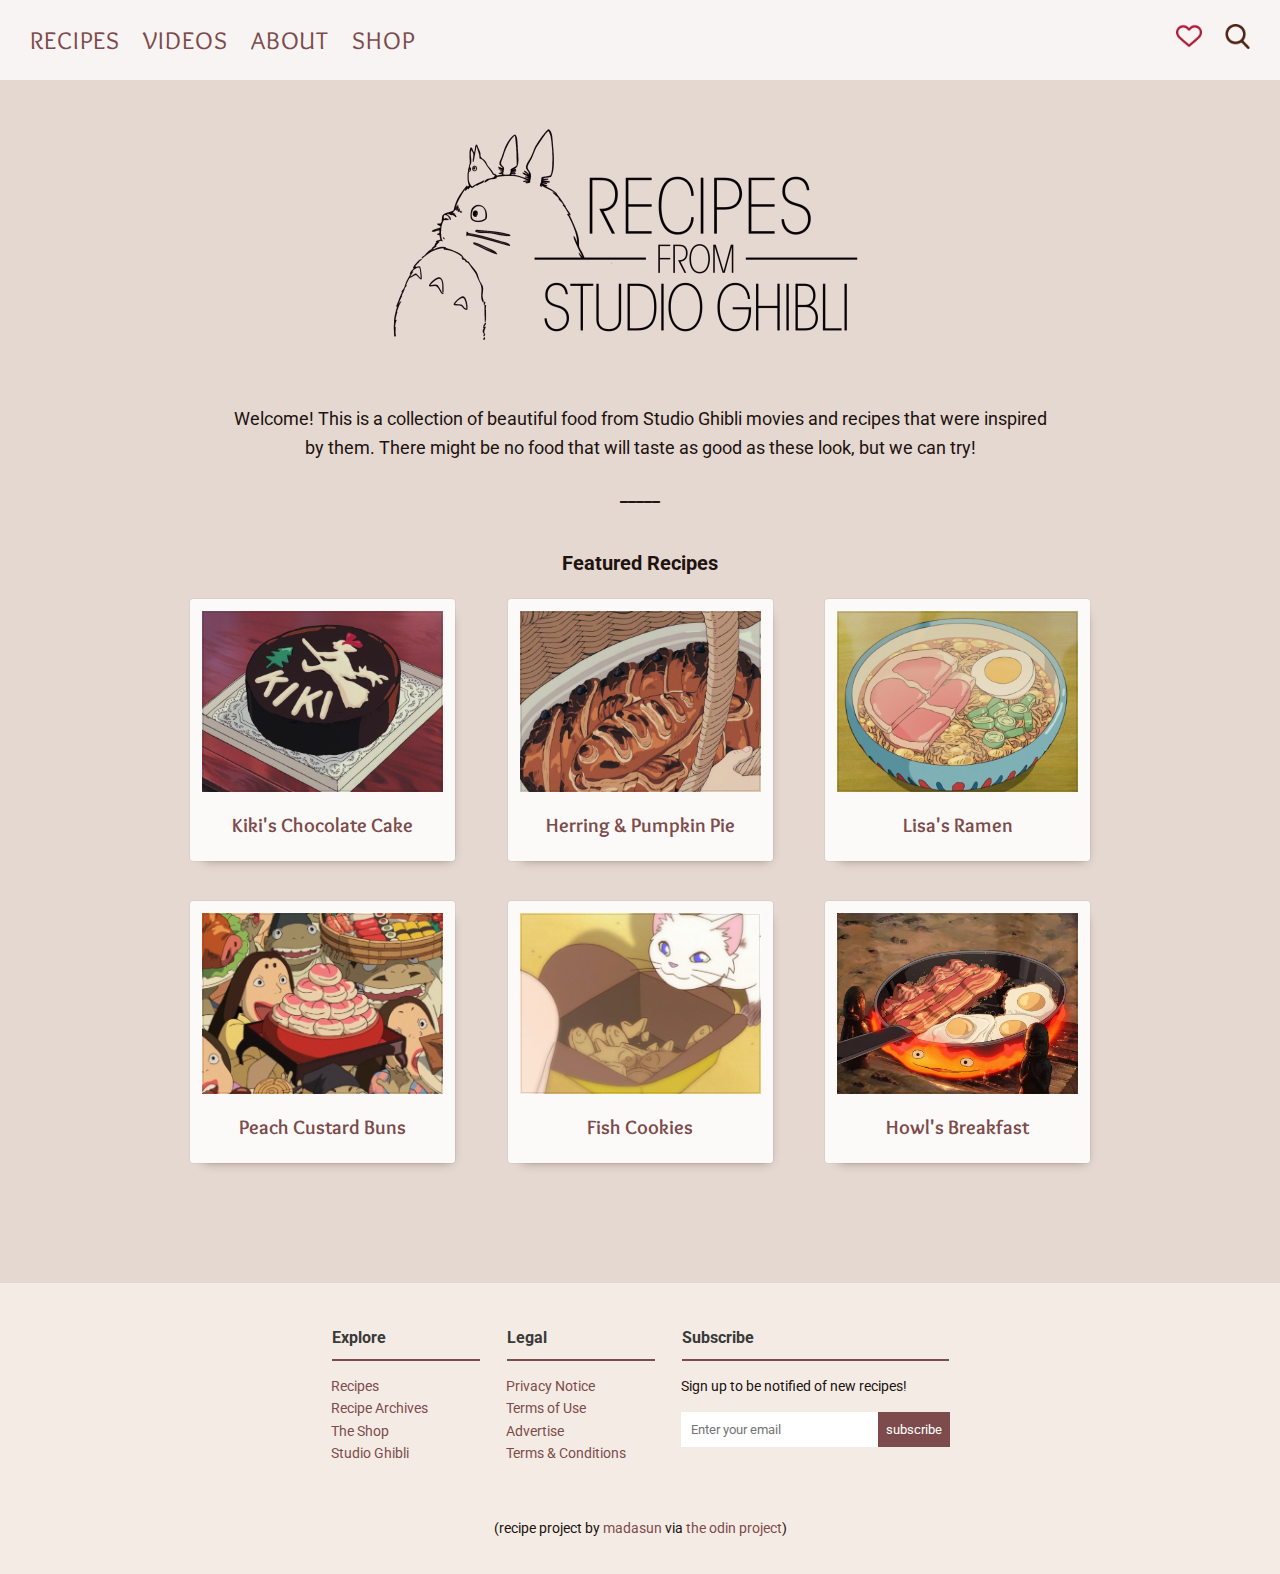
<file: src/index.html>
<!DOCTYPE html>
<!--[if lt IE 7]>      <html class="no-js lt-ie9 lt-ie8 lt-ie7"> <![endif]-->
<!--[if IE 7]>         <html class="no-js lt-ie9 lt-ie8"> <![endif]-->
<!--[if IE 8]>         <html class="no-js lt-ie9"> <![endif]-->
<!--[if gt IE 8]>      <html class="no-js"> <![endif]-->
<html>
    <head>
        <meta charset="utf-8">
        <meta http-equiv="X-UA-Compatible" content="IE=edge">
        <title>Ghibli Recipes (TOP Project)</title>
        <meta name="description" content="">
        <meta name="viewport" content="width=device-width, initial-scale=1">
        <link rel="stylesheet" href="./styles.css">
        <link rel="preconnect" href="https://fonts.googleapis.com">
        <link rel="preconnect" href="https://fonts.gstatic.com" crossorigin>
        <link href="https://fonts.googleapis.com/css2?family=Amatic+SC:wght@400;700&family=Overlock:wght@400;700&family=Roboto:ital,wght@0,400;0,500;0,700;0,900;1,400;1,500;1,700;1,900&display=swap" rel="stylesheet"> <link href="https://fonts.googleapis.com/css2?family=Amatic+SC:wght@400;700&family=Roboto:ital,wght@0,400;0,500;0,700;0,900;1,400;1,500;1,700;1,900&display=swap" rel="stylesheet"> 
    </head>
    <body>
        <nav class="header">
            <button class="hamburger" id="hamburger">
                <img src="./images/more.png" class="hamburger">
            </button>
            <ul class="nav-bar" id="nav-list">
                <li><a href="#" class="linkborder">Recipes</a></li>
                <li><a href="#" class="linkborder">Videos</a></li>
                <li><a href="#" class="linkborder">About</a></li>
                <li><a href="#" class="linkborder">Shop</a></li>
            </ul>
            <ul class="nav-item">
                <li><a href="#"><img src="./images/savedrecipes.png" width="26"></a></li>
                <li><a href="#"><img src="./images/searchlink.png" width="25"></a></li>
            </ul>
        </nav>
        <section class="container">
           <div class="img-header"><img src="./images/recipesheader.png" id="img-header"></div>
            <div class="recipesdesc">
                Welcome! This is a collection of beautiful food from Studio Ghibli movies and recipes that were 
                inspired by them. There might be no food that will taste as good as 
                these look, but we can try!
                <p><b>_____</b></p>
            </div>
            
            <div class="featured"><b>Featured Recipes</b></div>
         
            <div class="recipe-gallery">  
                <a href="recipes/kikicake.html" class="polaroid-link">
                    <figure>
                        <img src="./images/kikicake.png" height="100" alt="">
                        <figcaption>Kiki's Chocolate Cake</figcaption>
                    </figure>
                </a>

                <a href="recipes/kikipie.html" class="polaroid-link">
                    <figure>
                        <img src="./images/kikipie.png" height="100" alt="">
                        <figcaption>Herring & Pumpkin Pie</figcaption>
                    </figure>
                </a>

                <a href="recipes/ponyoramen.html" class="polaroid-link">
                    <figure>
                        <img src="./images/ponyoramen.png" height="100" alt="">
                        <figcaption>Lisa's Ramen</figcaption>
                    </figure>
                </a>
            
                <a href="recipes/spiritedpeach.html" class="polaroid-link">
                    <figure>
                        <img src="./images/spiritedpeach.png" height="100" alt="">
                        <figcaption>Peach Custard Buns</figcaption>
                    </figure>
                </a>

                <a href="recipes/fishcookie.html" class="polaroid-link">
                    <figure>
                        <img src="./images/fishcookie.png" height="100" alt="">
                        <figcaption>Fish Cookies</figcaption>
                    </figure>
                </a>

                <a href="recipes/howlbacon.html" class="polaroid-link">
                    <figure>
                        <img src="./images/howlbacon.png" height="100" alt="">
                        <figcaption>Howl's Breakfast</figcaption>
                    </figure>
                </a>
            </div>  
        </section>

        <section class="footer-main">
            <div class="footer-nav">
                <h3 class="footer-title">Explore</h3>
                <ul>
                    <a href="#"><li>Recipes</li></a>
                    <a href="#"><li>Recipe Archives</li></a>
                    <a href="#"><li>The Shop</li></a>
                    <a href="https://ghiblicollection.com/"><li>Studio Ghibli</li></a>
                </ul>
            </div>
            <div class="footer-nav">
                <h3 class="footer-title">Legal</h3>
                <ul>
                    <a href="#"><li>Privacy Notice</li></a>
                    <a href="#"><li>Terms of Use</li></a>
                    <a href="#"><li>Advertise</li></a>
                    <a href="#"><li>Terms & Conditions</li></a>
                </ul>
            </div>
            <div class="footer-nav">
                <h3 class="footer-title">Subscribe</h3>
                <p>Sign up to be notified of new recipes!</p>
                <form>
                    <input type="email" name="email" placeholder="Enter your email">
                    <input type="submit" value="subscribe">
                </form>
            </div>
            <div class="footer-github">
                <p>(recipe project by <a href="https://github.com/madasun">madasun</a> via <a href="https://www.theodinproject.com/">the odin project</a>)</p>
            </div>
        </section>
        <script src="index.js" charset="utf-8"></script>
    </body>
</html>
</file>
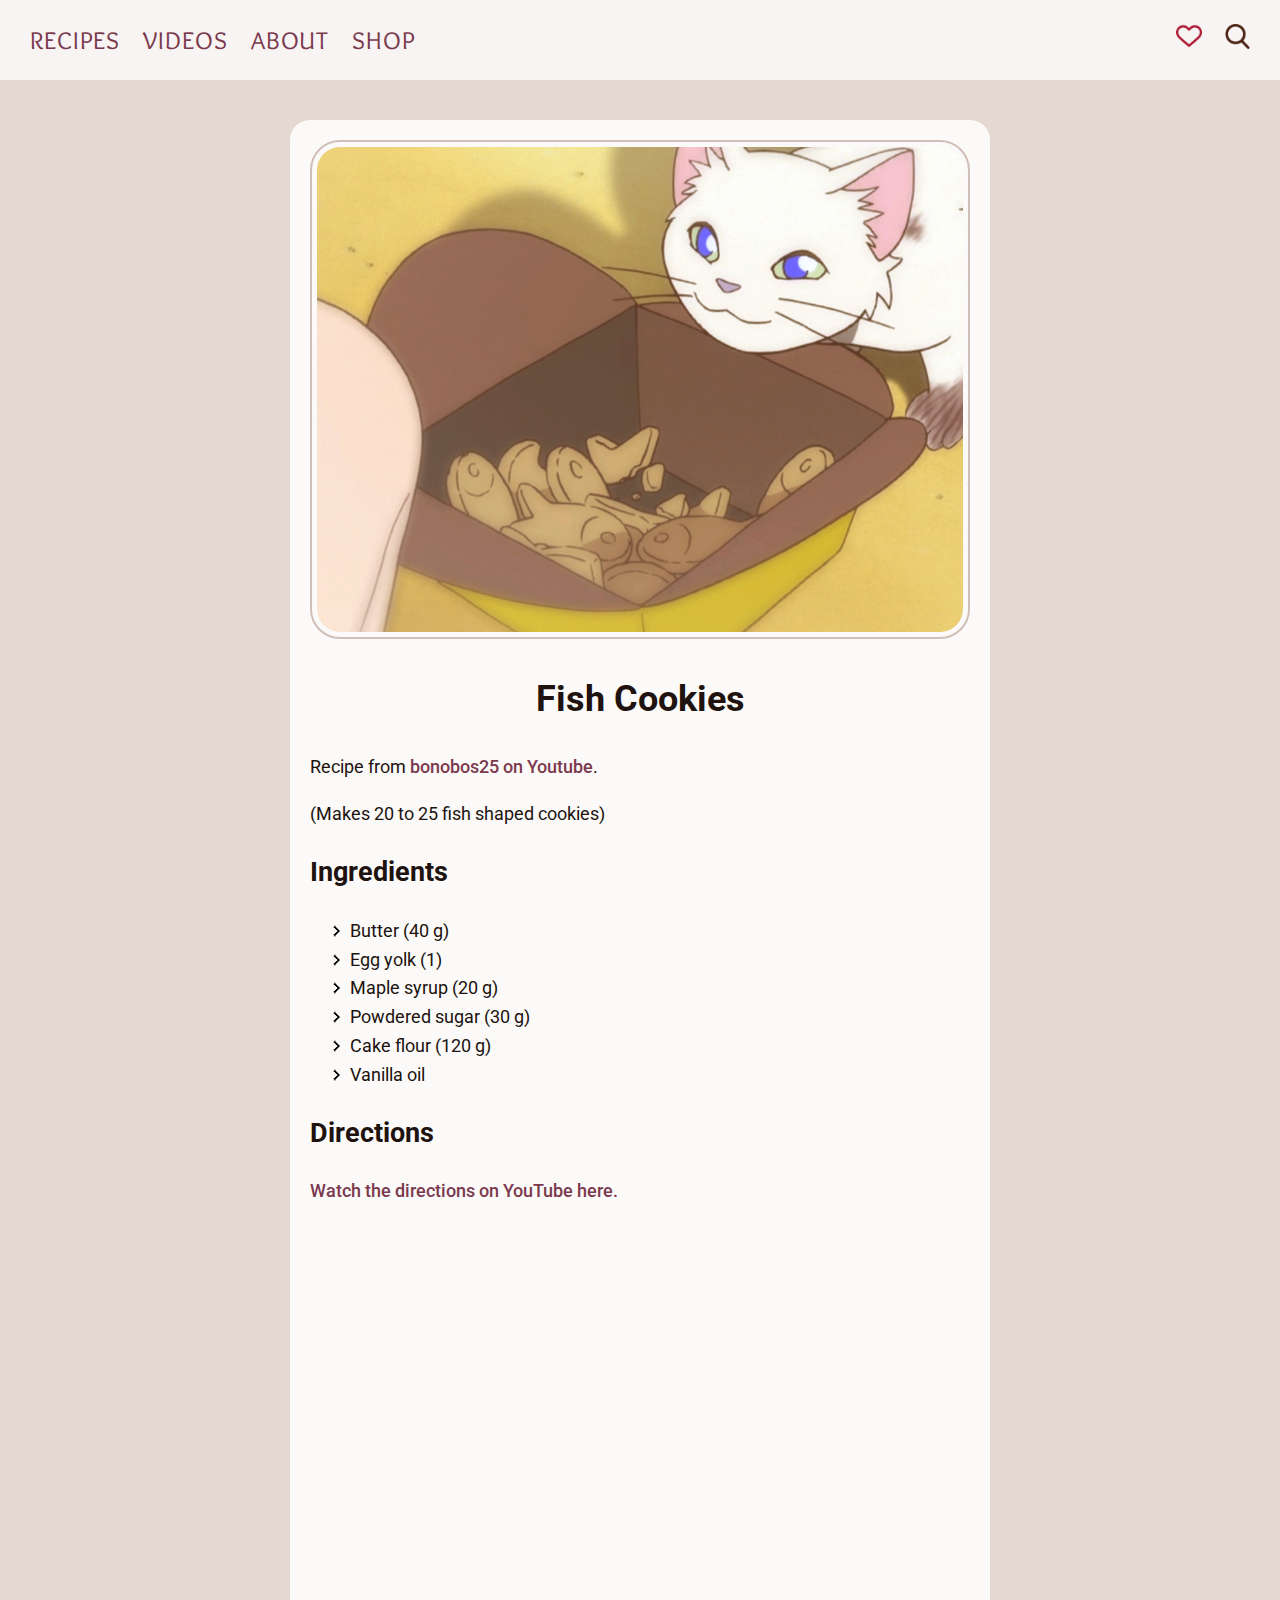
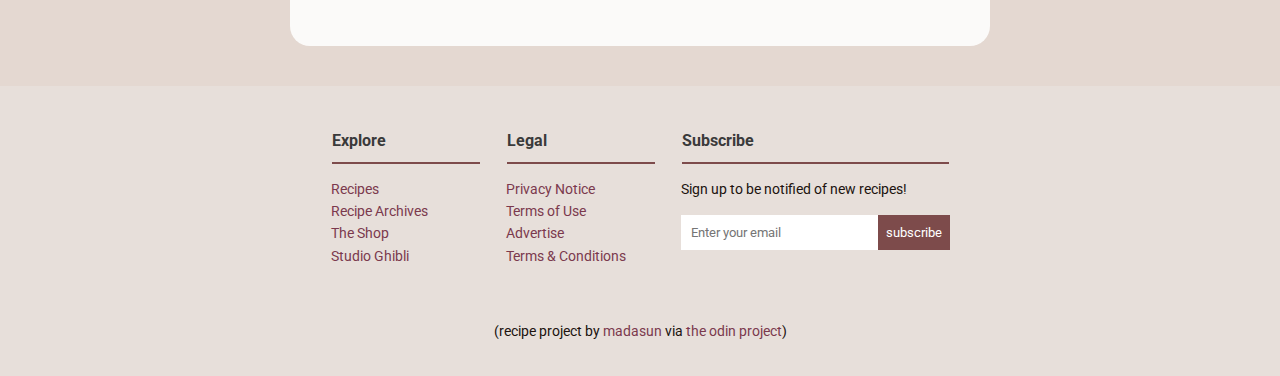
<file: src/recipes/fishcookie.html>
<!DOCTYPE html>
<!--[if lt IE 7]>      <html class="no-js lt-ie9 lt-ie8 lt-ie7"> <![endif]-->
<!--[if IE 7]>         <html class="no-js lt-ie9 lt-ie8"> <![endif]-->
<!--[if IE 8]>         <html class="no-js lt-ie9"> <![endif]-->
<!--[if gt IE 8]>      <html class="no-js"> <![endif]-->
<html>
    <head>
        <meta charset="utf-8">
        <meta http-equiv="X-UA-Compatible" content="IE=edge">
        <title>Fish Cookies</title>
        <meta name="description" content="">
        <meta name="viewport" content="width=device-width, initial-scale=1">
        <link rel="stylesheet" href="../recipes/styles.css">
        <link rel="preconnect" href="https://fonts.googleapis.com">
        <link rel="preconnect" href="https://fonts.gstatic.com" crossorigin>
        <link href="https://fonts.googleapis.com/css2?family=Amatic+SC:wght@400;700&family=Overlock:wght@400;700&family=Roboto:ital,wght@0,400;0,500;0,700;0,900;1,400;1,500;1,700;1,900&display=swap" rel="stylesheet"> <link href="https://fonts.googleapis.com/css2?family=Amatic+SC:wght@400;700&family=Roboto:ital,wght@0,400;0,500;0,700;0,900;1,400;1,500;1,700;1,900&display=swap" rel="stylesheet"> 
    </head>
    <body>
        <nav class="header">
            <ul class="nav-item">
                <li><a href="#" class="linkborder">Recipes</a></li>
                <li><a href="#" class="linkborder">Videos</a></li>
                <li><a href="#" class="linkborder">About</a></li>
                <li><a href="#" class="linkborder">Shop</a></li>
            </ul>
            <ul class="nav-item">
                <li><a href="#"><img src="../images/savedrecipes.png" width="26"></a></li>
                <li><a href="#"><img src="../images/searchlink.png" width="25"></a></li>
            </ul>
        </nav>

        <section class="container">
            <div class="recipe-content">
                <img src="../images/fishcookie.png" id="recipe-image" alt="">
                <h1>Fish Cookies</h1>
                <p>Recipe from  <a href="https://youtu.be/i-VkbAxNbY4">bonobos25 on Youtube</a>.</p>
                <p>(Makes 20 to 25 fish shaped cookies)</p>
        
                <h2>Ingredients</h2>
                <ul>
                    <li>Butter (40 g)</li>
                    <li>Egg yolk (1)</li>
                    <li>Maple syrup (20 g)</li>
                    <li>Powdered sugar (30 g)</li>
                    <li>Cake flour (120 g)</li>
                    <li>Vanilla oil</li>
                </ul>
                
                <h2>Directions</h2>
                <p><a href="https://www.youtube.com/watch?v=i-VkbAxNbY4">Watch the directions on YouTube here.</a></p>
                <div class="container-iframe">
                    <iframe class="responsive-iframe" src="https://www.youtube-nocookie.com/embed/i-VkbAxNbY4" title="YouTube video player" frameborder="0" allow="accelerometer; autoplay; clipboard-write; encrypted-media; gyroscope; picture-in-picture" allowfullscreen></iframe>
                </div>
            </div>
        </section>

        <section class="footer-main">
            <div class="footer-nav">
                <h3 class="footer-title">Explore</h3>
                <ul>
                    <a href="#"><li>Recipes</li></a>
                    <a href="#"><li>Recipe Archives</li></a>
                    <a href="#"><li>The Shop</li></a>
                    <a href="https://ghiblicollection.com/"><li>Studio Ghibli</li></a>
                </ul>
            </div>
            <div class="footer-nav">
                <h3 class="footer-title">Legal</h3>
                    <ul>
                        <a href="#"><li>Privacy Notice</li></a>
                        <a href="#"><li>Terms of Use</li></a>
                        <a href="#"><li>Advertise</li></a>
                        <a href="#"><li>Terms & Conditions</li></a>
                    </ul>
            </div>
            <div class="footer-nav">
                <h3 class="footer-title">Subscribe</h3>
                <p>Sign up to be notified of new recipes!</p>
                <form>
                    <input type="email" name="email" placeholder="Enter your email">
                    <input type="submit" value="subscribe">
                </form>
            </div>
            <div class="footer-github">
                <p>(recipe project by <a href="https://github.com/madasun">madasun</a> via <a href="https://www.theodinproject.com/">the odin project</a>)</p>
            </div>
        </section>
    </body>
</html>
</file>
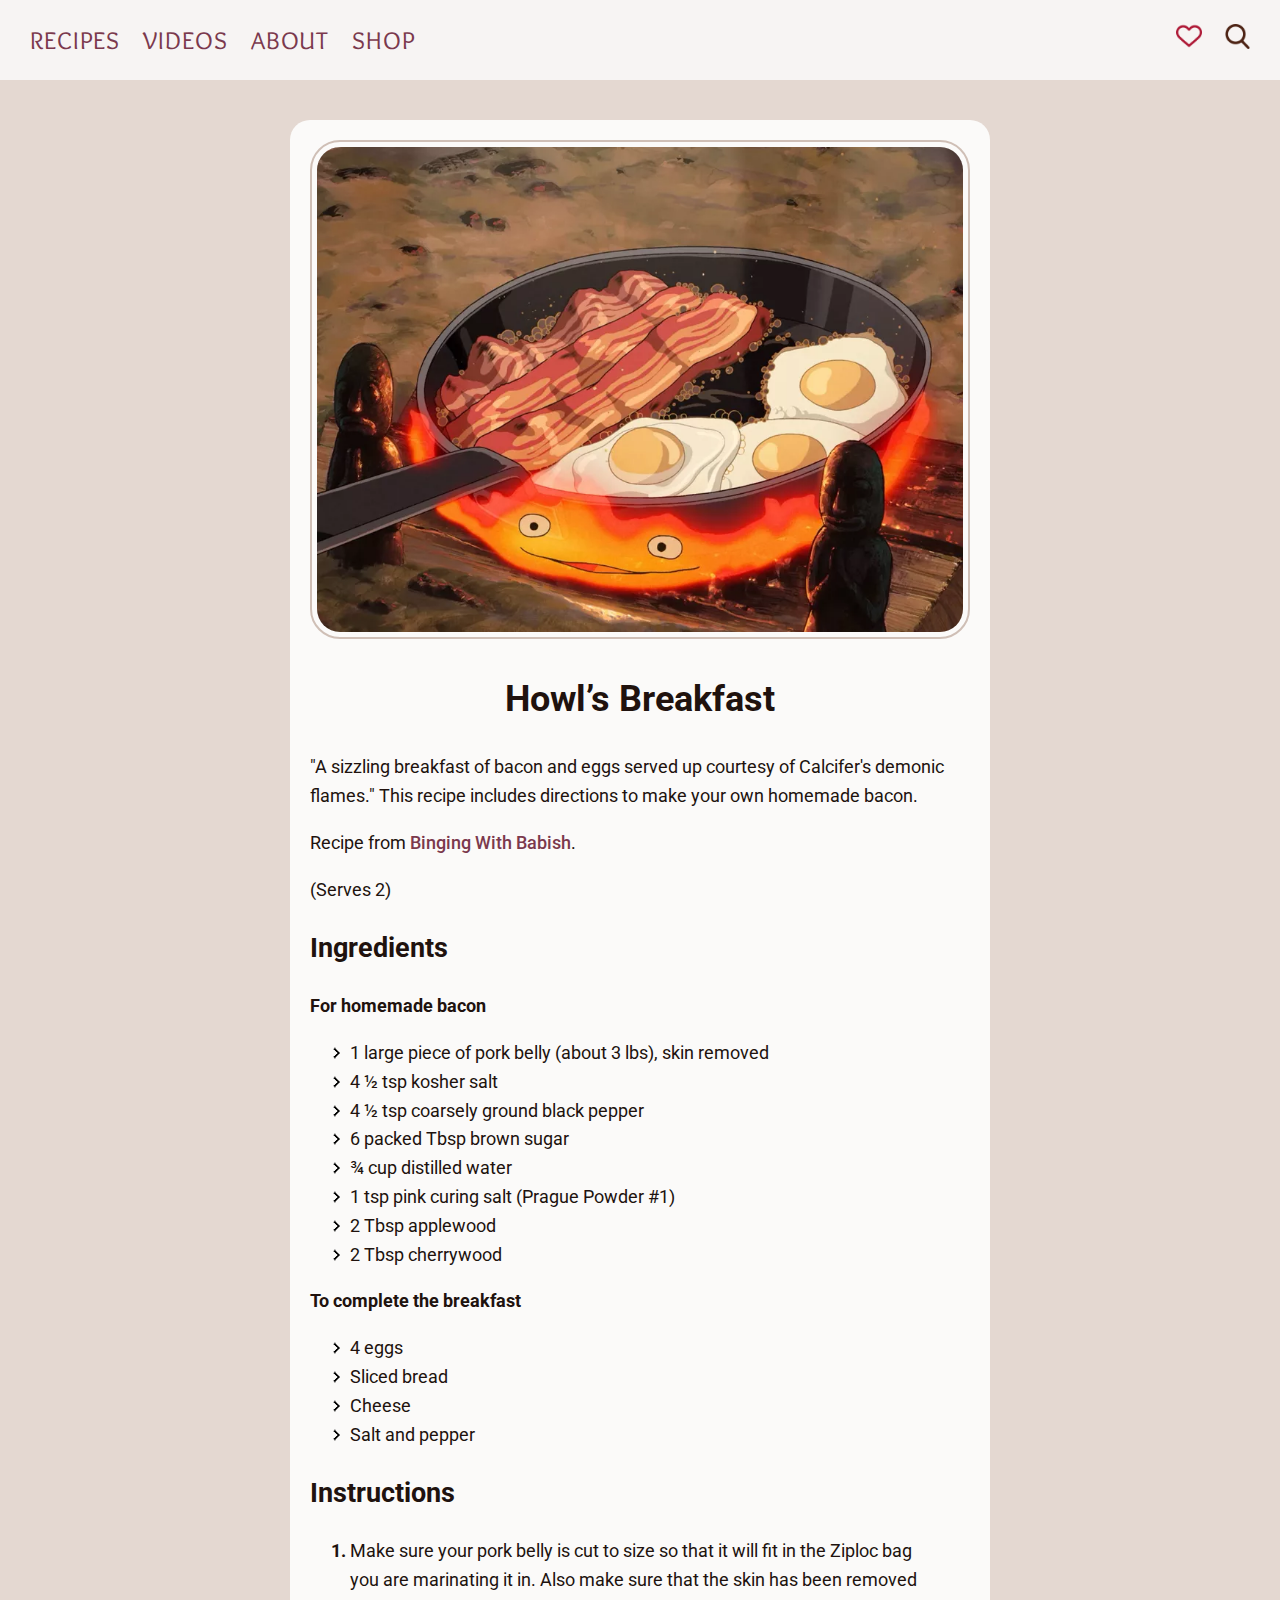
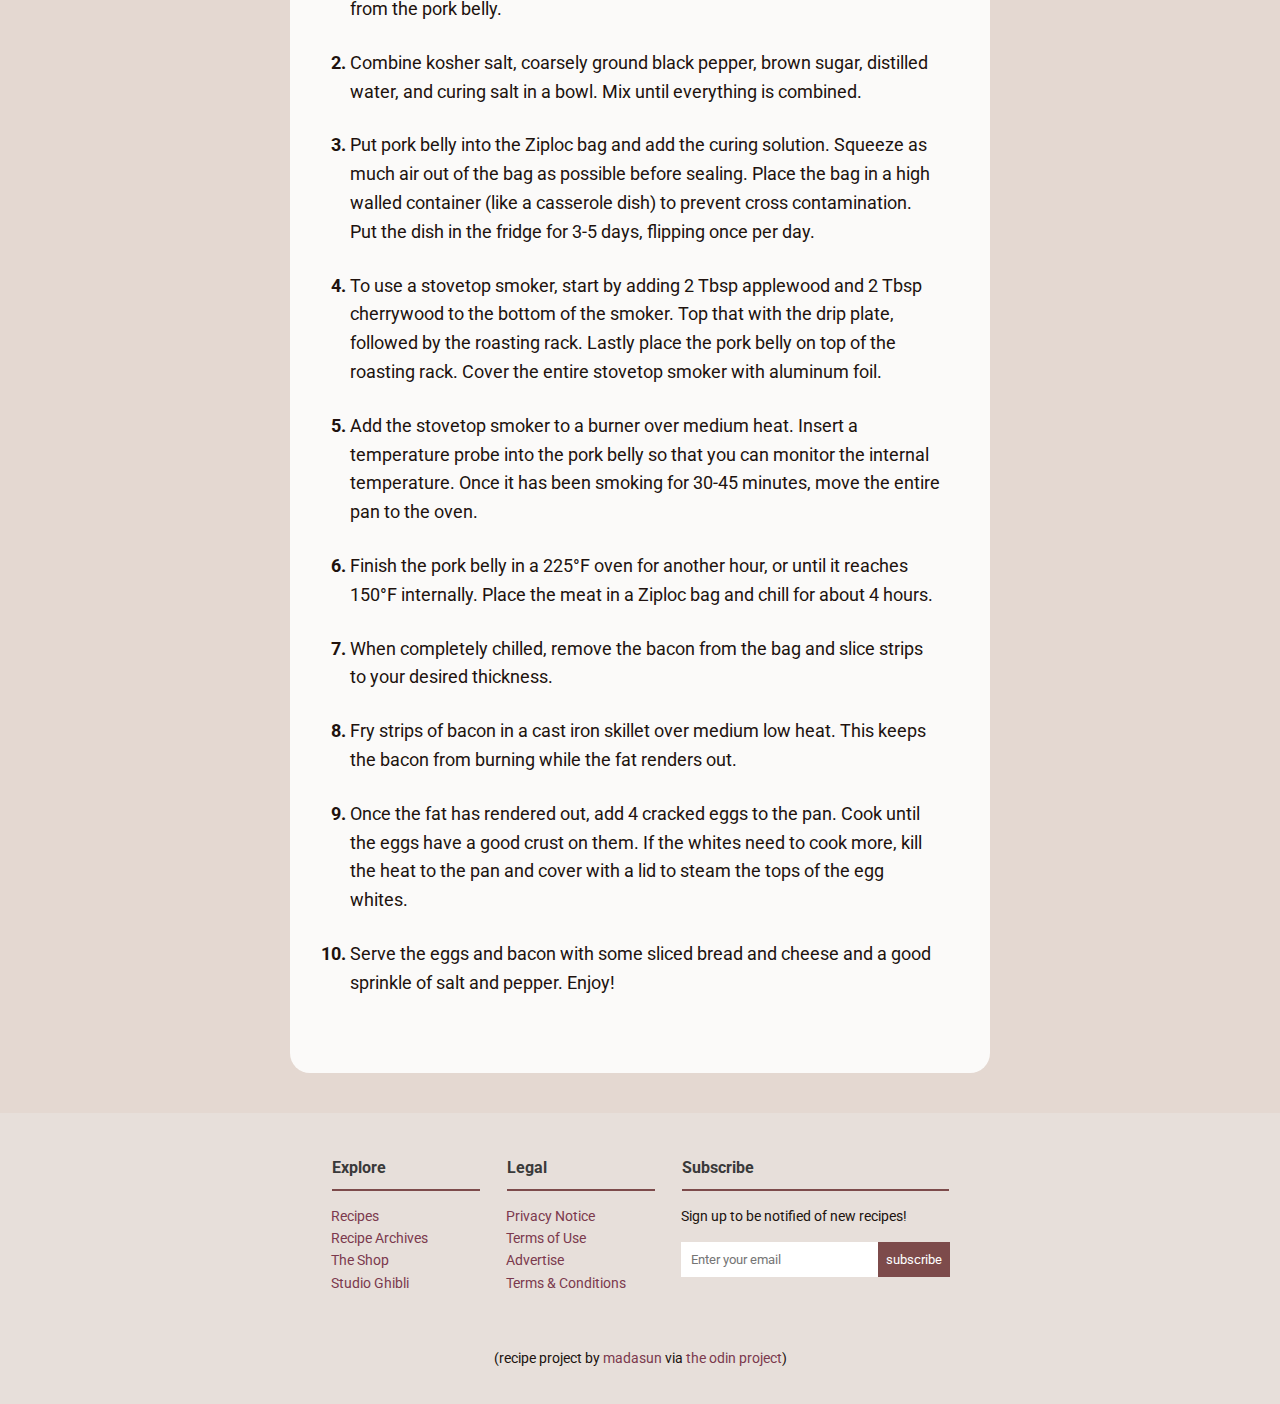
<file: src/recipes/howlbacon.html>
<!DOCTYPE html>
<!--[if lt IE 7]>      <html class="no-js lt-ie9 lt-ie8 lt-ie7"> <![endif]-->
<!--[if IE 7]>         <html class="no-js lt-ie9 lt-ie8"> <![endif]-->
<!--[if IE 8]>         <html class="no-js lt-ie9"> <![endif]-->
<!--[if gt IE 8]>      <html class="no-js"> <![endif]-->
<html>
    <head>
        <meta charset="utf-8">
        <meta http-equiv="X-UA-Compatible" content="IE=edge">
        <title>Howl’s Breakfast</title>
        <meta name="description" content="">
        <meta name="viewport" content="width=device-width, initial-scale=1">
        <link rel="stylesheet" href="../recipes/styles.css">
        <link rel="preconnect" href="https://fonts.googleapis.com">
        <link rel="preconnect" href="https://fonts.gstatic.com" crossorigin>
        <link href="https://fonts.googleapis.com/css2?family=Amatic+SC:wght@400;700&family=Overlock:wght@400;700&family=Roboto:ital,wght@0,400;0,500;0,700;0,900;1,400;1,500;1,700;1,900&display=swap" rel="stylesheet"> <link href="https://fonts.googleapis.com/css2?family=Amatic+SC:wght@400;700&family=Roboto:ital,wght@0,400;0,500;0,700;0,900;1,400;1,500;1,700;1,900&display=swap" rel="stylesheet"> 
    </head>
    <body>
        <nav class="header">
            <ul class="nav-item">
                <li><a href="#" class="linkborder">Recipes</a></li>
                <li><a href="#" class="linkborder">Videos</a></li>
                <li><a href="#" class="linkborder">About</a></li>
                <li><a href="#" class="linkborder">Shop</a></li>
            </ul>
            <ul class="right-links">
                <li><a href="#"><img src="../images/savedrecipes.png" width="26"></a></li>
                <li><a href="#"><img src="../images/searchlink.png" width="25"></a></li>
            </ul>
        </nav>

        <section class="container">
            <div class="recipe-content">
                <img src="../images/howlbacon.png" id="recipe-image" alt="">
                <h1>Howl’s Breakfast</h1>
                <p>"A sizzling breakfast of bacon and eggs served up courtesy of Calcifer's demonic flames." This 
                recipe includes directions to make your own homemade bacon.</p>
                <p>Recipe from <a href="https://www.bingingwithbabish.com/recipes/orangemochafrapp-fpm9l">Binging With Babish</a>.</p>
                <p>(Serves 2)</p>
            
                <h2>Ingredients</h2>
                <b>For homemade bacon</b>
                <ul>
                    <li>1 large piece of pork belly (about 3 lbs), skin removed</li>
                    <li>4 ½ tsp kosher salt</li>
                    <li>4 ½ tsp coarsely ground black pepper</li>
                    <li>6 packed Tbsp brown sugar</li>
                    <li>¾ cup distilled water</li>
                    <li>1 tsp pink curing salt (Prague Powder #1)</li>
                    <li>2 Tbsp applewood</li>
                    <li>2 Tbsp cherrywood </li>
                </ul>

                <b>To complete the breakfast</b>
                <ul>
                    <li>4 eggs</li>
                    <li>Sliced bread</li>
                    <li>Cheese</li>
                    <li>Salt and pepper</li>
                </ul>

                <h2>Instructions</h2>
                <ol>
                    <li><span>Make sure your pork belly is cut to size so that it will fit in the Ziploc bag you are marinating it in. Also make sure that the skin has been removed from the pork belly. </span></li>
                    <li><span>Combine kosher salt, coarsely ground black pepper, brown sugar, distilled water, and curing salt in a bowl. Mix until everything is combined.</span></li>
                    <li><span>Put pork belly into the Ziploc bag and add the curing solution. Squeeze as much air out of the bag as possible before sealing. Place the bag in a high walled container (like a casserole dish) to prevent cross contamination. Put the dish in the fridge for 3-5 days, flipping once per day.</span></li>
                    <li><span>To use a stovetop smoker, start by adding 2 Tbsp applewood and 2 Tbsp cherrywood to the bottom of the smoker. Top that with the drip plate, followed by the roasting rack. Lastly place the pork belly on top of the roasting rack. Cover the entire stovetop smoker with aluminum foil. </span></li>
                    <li><span>Add the stovetop smoker to a burner over medium heat. Insert a temperature probe into the pork belly so that you can monitor the internal temperature. Once it has been smoking for 30-45 minutes, move the entire pan to the oven. </span></li>
                    <li><span>Finish the pork belly in a 225°F oven for another hour, or until it reaches 150°F internally. Place the meat in a Ziploc bag and chill for about 4 hours.</span></li>
                    <li><span>When completely chilled, remove the bacon from the bag and slice strips to your desired thickness.</span></li>
                    <li><span>Fry strips of bacon in a cast iron skillet over medium low heat. This keeps the bacon from burning while the fat renders out. </span></li>
                    <li><span>Once the fat has rendered out, add 4 cracked eggs to the pan. Cook until the eggs have a good crust on them. If the whites need to cook more, kill the heat to the pan and cover with a lid to steam the tops of the egg whites.</span></li>
                    <li><span>Serve the eggs and bacon with some sliced bread and cheese and a good sprinkle of salt and pepper. Enjoy!</span></li>
                </ol>
            </div>
        </section>

        <section class="footer-main">
            <div class="footer-nav">
                <h3 class="footer-title">Explore</h3>
                <ul>
                    <a href="#"><li>Recipes</li></a>
                    <a href="#"><li>Recipe Archives</li></a>
                    <a href="#"><li>The Shop</li></a>
                    <a href="https://ghiblicollection.com/"><li>Studio Ghibli</li></a>
                </ul>
            </div>
            <div class="footer-nav">
                <h3 class="footer-title">Legal</h3>
                    <ul>
                        <a href="#"><li>Privacy Notice</li></a>
                        <a href="#"><li>Terms of Use</li></a>
                        <a href="#"><li>Advertise</li></a>
                        <a href="#"><li>Terms & Conditions</li></a>
                    </ul>
            </div>
            <div class="footer-nav">
                <h3 class="footer-title">Subscribe</h3>
                <p>Sign up to be notified of new recipes!</p>
                <form>
                    <input type="email" name="email" placeholder="Enter your email">
                    <input type="submit" value="subscribe">
                </form>
            </div>
            <div class="footer-github">
                <p>(recipe project by <a href="https://github.com/madasun">madasun</a> via <a href="https://www.theodinproject.com/">the odin project</a>)</p>
            </div>
        </section>
    </body>
</html>
</file>
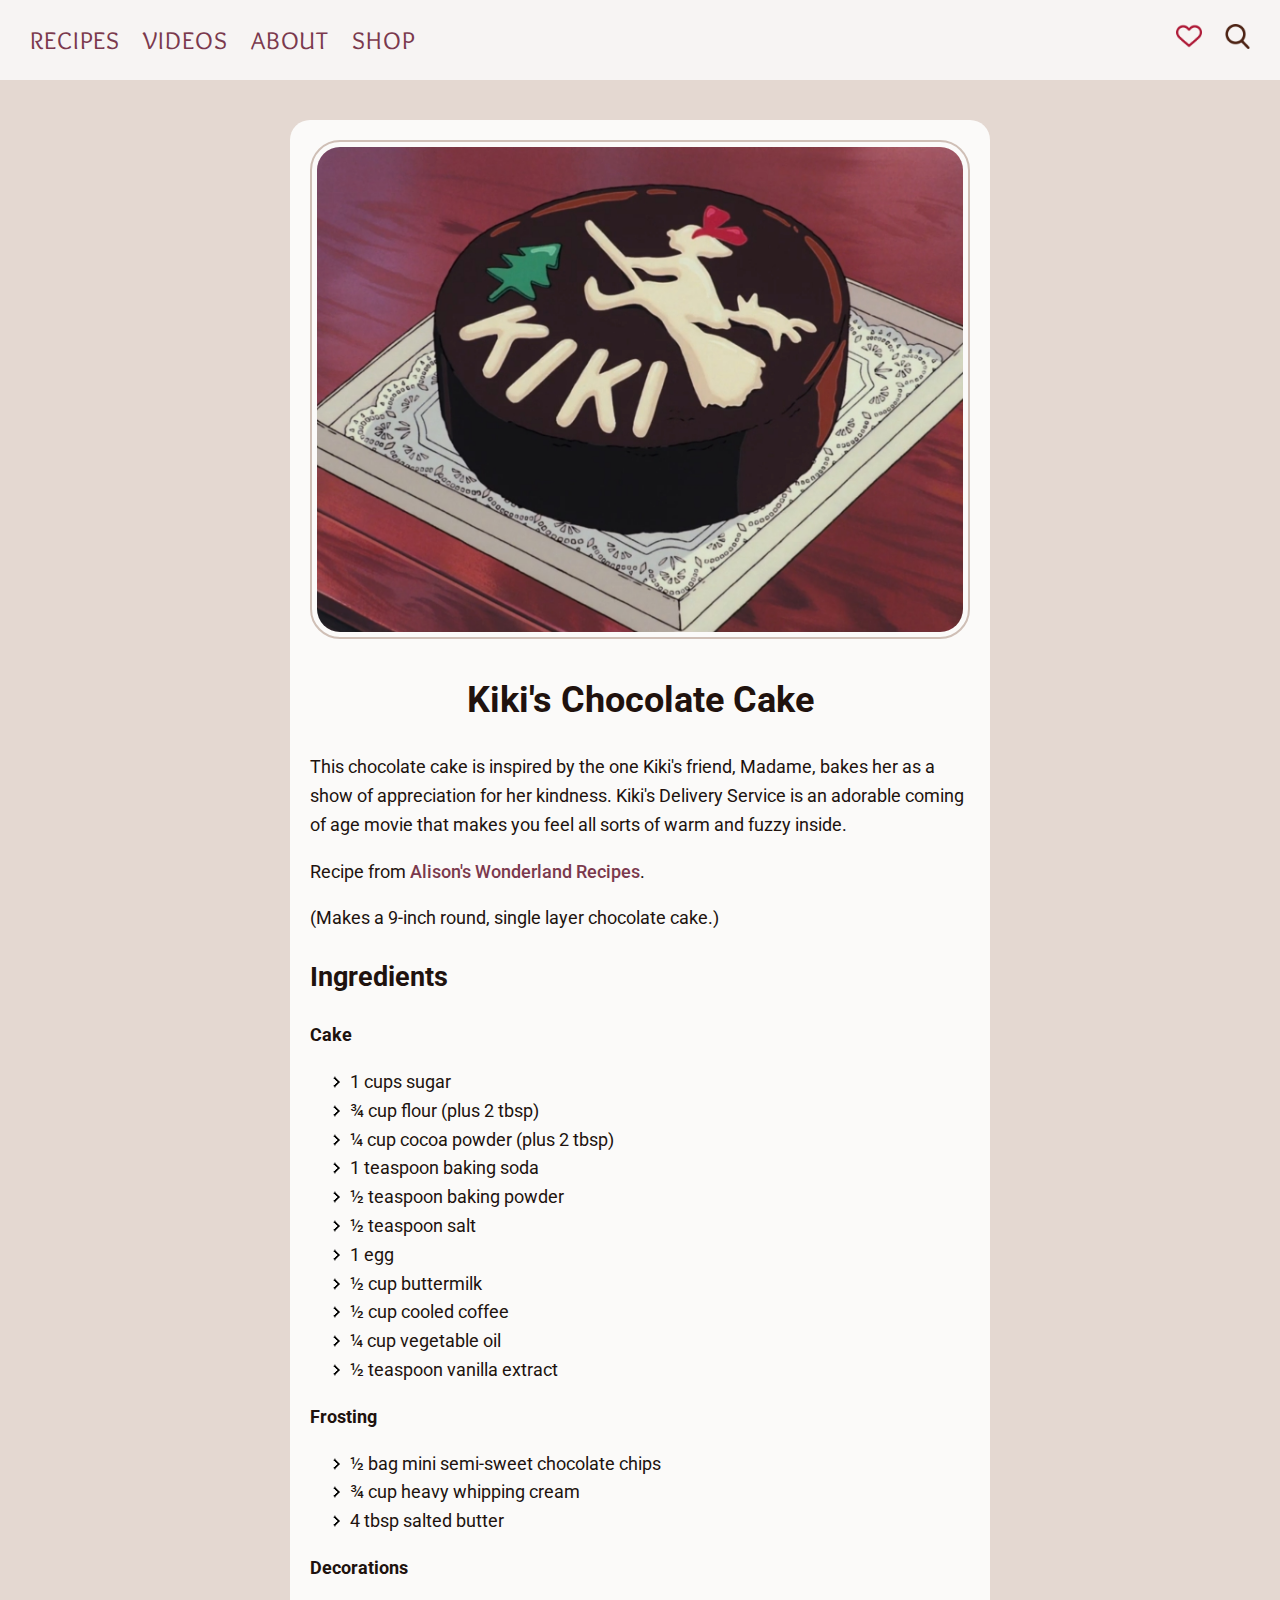
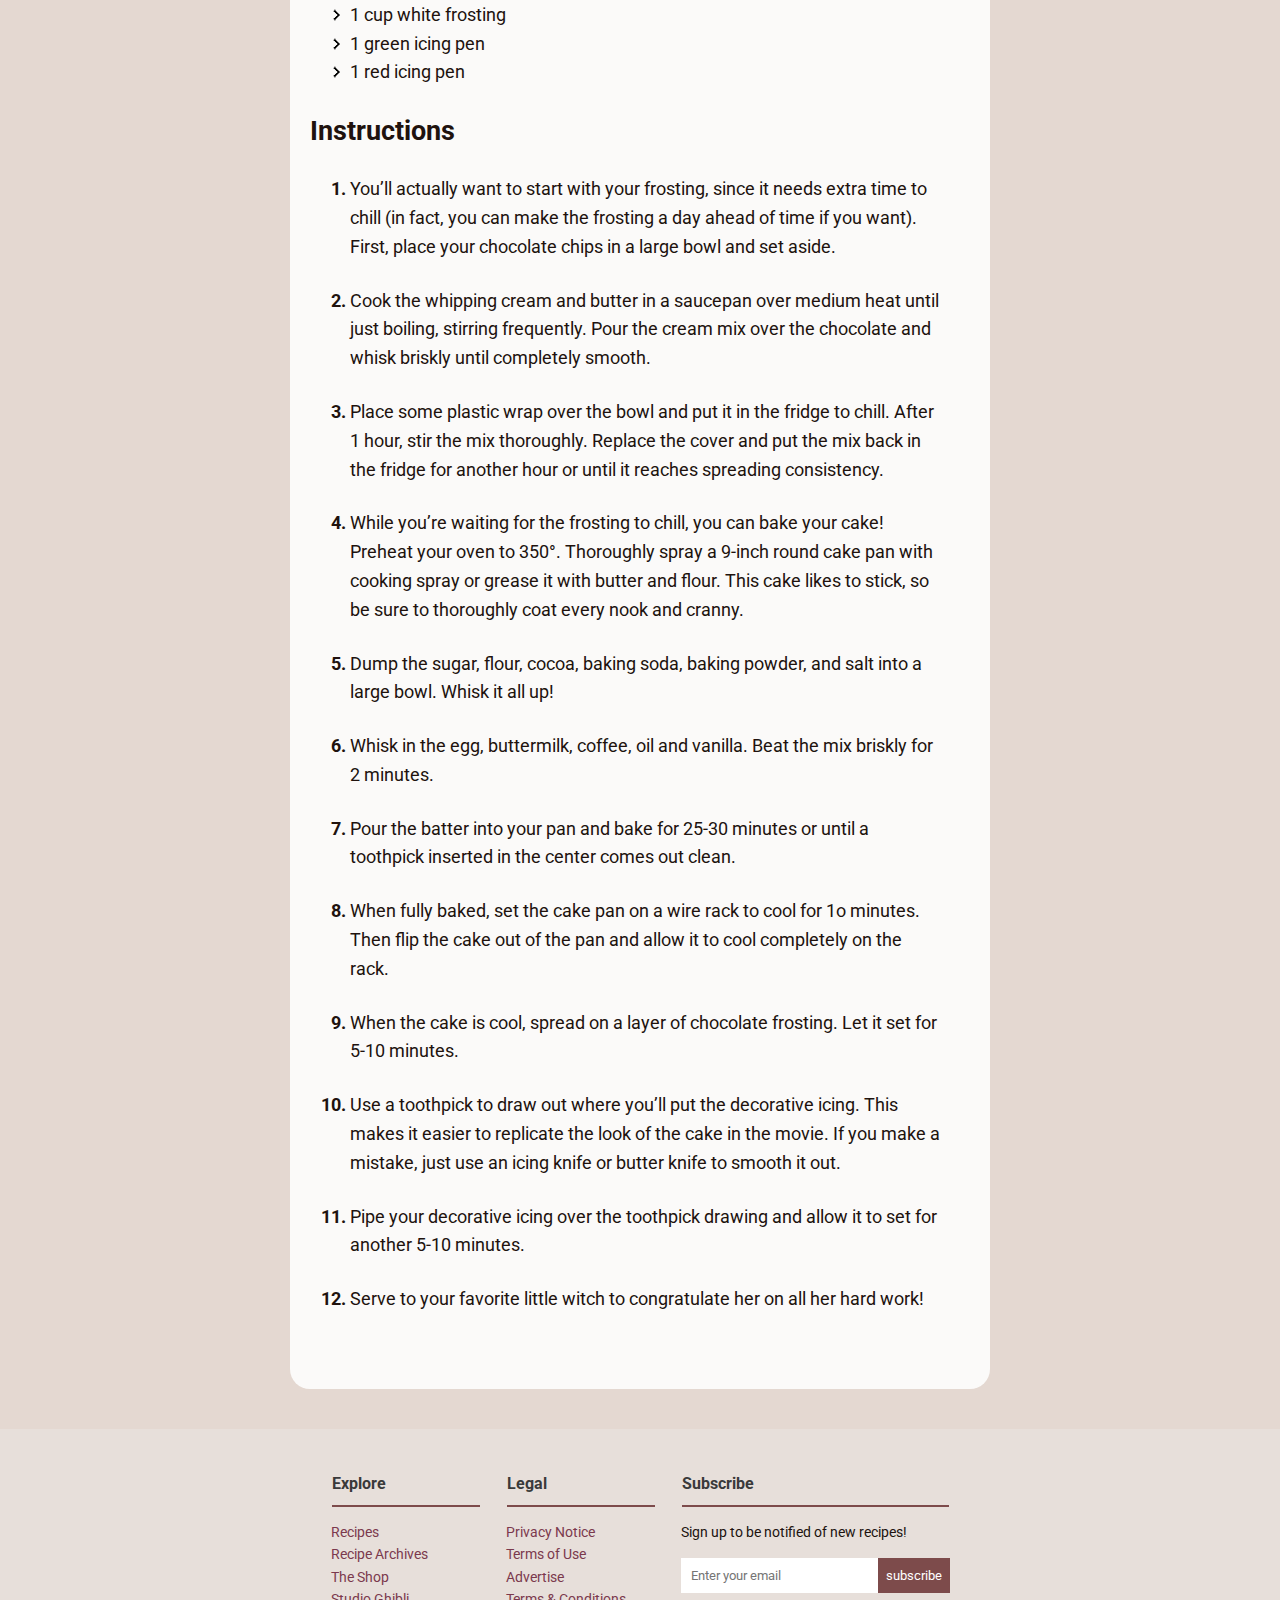
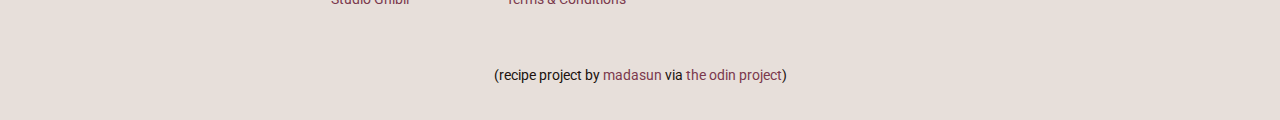
<file: src/recipes/kikicake.html>
<!DOCTYPE html>
<!--[if lt IE 7]>      <html class="no-js lt-ie9 lt-ie8 lt-ie7"> <![endif]-->
<!--[if IE 7]>         <html class="no-js lt-ie9 lt-ie8"> <![endif]-->
<!--[if IE 8]>         <html class="no-js lt-ie9"> <![endif]-->
<!--[if gt IE 8]>      <html class="no-js"> <![endif]-->
<html>
    <head>
        <meta charset="utf-8">
        <meta http-equiv="X-UA-Compatible" content="IE=edge">
        <title>Kiki's Chocolate Cake</title>
        <meta name="description" content="">
        <meta name="viewport" content="width=device-width, initial-scale=1">
        <link rel="stylesheet" href="../recipes/styles.css">
        <link rel="preconnect" href="https://fonts.googleapis.com">
        <link rel="preconnect" href="https://fonts.gstatic.com" crossorigin>
        <link href="https://fonts.googleapis.com/css2?family=Amatic+SC:wght@400;700&family=Overlock:wght@400;700&family=Roboto:ital,wght@0,400;0,500;0,700;0,900;1,400;1,500;1,700;1,900&display=swap" rel="stylesheet"> <link href="https://fonts.googleapis.com/css2?family=Amatic+SC:wght@400;700&family=Roboto:ital,wght@0,400;0,500;0,700;0,900;1,400;1,500;1,700;1,900&display=swap" rel="stylesheet"> 
    </head>
    <body>
        <nav class="header">
            <ul class="nav-item">
                <li><a href="#" class="linkborder">Recipes</a></li>
                <li><a href="#" class="linkborder">Videos</a></li>
                <li><a href="#" class="linkborder">About</a></li>
                <li><a href="#" class="linkborder">Shop</a></li>
            </ul>
            <ul class="right-links">
                <li><a href="#"><img src="../images/savedrecipes.png" width="26"></a></li>
                <li><a href="#"><img src="../images/searchlink.png" width="25"></a></li>
            </ul>
        </nav>

        <section class="container">
            <div class="recipe-content">
                <img src="../images/kikicake.png" id="recipe-image" alt="decorated chocolate cake">
                <h1>Kiki's Chocolate Cake</h1>
                <p>This chocolate cake is inspired by the one Kiki's friend, Madame, bakes her as a show of appreciation 
                    for her kindness. Kiki's Delivery Service is an adorable coming of age movie that makes you feel all 
                    sorts of warm and fuzzy inside.</p>
                <p>Recipe from <a href="http://wonderlandrecipes.com/2016/08/25/kikis-chocolate-cake/">Alison's Wonderland Recipes</a>.</p>
                <p>(Makes a 9-inch round, single layer chocolate cake.)</p>
                <h2>Ingredients</h2>
                
                <b>Cake</b>
                <ul>
                    <li>1 cups sugar</li>
                    <li>¾ cup flour (plus 2 tbsp)</li>
                    <li>¼ cup cocoa powder (plus 2 tbsp)</li>
                    <li>1 teaspoon baking soda</li>
                    <li>½ teaspoon baking powder</li>
                    <li>½ teaspoon salt</li>
                    <li>1 egg</li>
                    <li>½ cup buttermilk</li>
                    <li>½ cup cooled coffee</li>
                    <li>¼ cup vegetable oil</li>
                    <li>½ teaspoon vanilla extract</li>
                </ul>

                <b>Frosting</b>
                <ul>
                    <li>½ bag mini semi-sweet chocolate chips</li>
                    <li>¾ cup heavy whipping cream</li>
                    <li>4 tbsp salted butter</li>
                </ul>
                
                <b>Decorations</b>
                <ul>
                    <li>1 cup white frosting</li>
                    <li>1 green icing pen</li>
                    <li>1 red icing pen</li>
                </ul>
                
                <h2>Instructions</h2>
                <ol>
                    <li><span>You’ll actually want to start with your frosting, since it needs extra time to chill (in fact, you can make the frosting a day ahead of time if you want). First, place your chocolate chips in a large bowl and set aside.</span></li>
                    <li><span>Cook the whipping cream and butter in a saucepan over medium heat until just boiling, stirring frequently. Pour the cream mix over the chocolate and whisk briskly until completely smooth.</span></li>
                    <li><span>Place some plastic wrap over the bowl and put it in the fridge to chill. After 1 hour, stir the mix thoroughly. Replace the cover and put the mix back in the fridge for another hour or until it reaches spreading consistency.</span></li>
                    <li><span>While you’re waiting for the frosting to chill, you can bake your cake! Preheat your oven to 350°. Thoroughly spray a 9-inch round cake pan with cooking spray or grease it with butter and flour. This cake likes to stick, so be sure to thoroughly coat every nook and cranny.</span></li>
                    <li><span>Dump the sugar, flour, cocoa, baking soda, baking powder, and salt into a large bowl. Whisk it all up!</span></li>
                    <li><span>Whisk in the egg, buttermilk, coffee, oil and vanilla. Beat the mix briskly for 2 minutes.</span></li>
                    <li><span>Pour the batter into your pan and bake for 25-30 minutes or until a toothpick inserted in the center comes out clean.</span></li>
                    <li><span>When fully baked, set the cake pan on a wire rack to cool for 1o minutes. Then flip the cake out of the pan and allow it to cool completely on the rack.</span></li>
                    <li><span>When the cake is cool, spread on a layer of chocolate frosting. Let it set for 5-10 minutes.</span></li>
                    <li><span>Use a toothpick to draw out where you’ll put the decorative icing. This makes it easier to replicate the look of the cake in the movie. If you make a mistake, just use an icing knife or butter knife to smooth it out.</span></li>
                    <li><span>Pipe your decorative icing over the toothpick drawing and allow it to set for another 5-10 minutes.</span></li>
                    <li><span>Serve to your favorite little witch to congratulate her on all her hard work!</span></li>            
                </ol>
            </div>
        </section>

        <section class="footer-main">
            <div class="footer-nav">
                <h3 class="footer-title">Explore</h3>
                <ul>
                    <a href="#"><li>Recipes</li></a>
                    <a href="#"><li>Recipe Archives</li></a>
                    <a href="#"><li>The Shop</li></a>
                    <a href="https://ghiblicollection.com/"><li>Studio Ghibli</li></a>
                </ul>
            </div>
            <div class="footer-nav">
                <h3 class="footer-title">Legal</h3>
                    <ul>
                        <a href="#"><li>Privacy Notice</li></a>
                        <a href="#"><li>Terms of Use</li></a>
                        <a href="#"><li>Advertise</li></a>
                        <a href="#"><li>Terms & Conditions</li></a>
                    </ul>
            </div>
            <div class="footer-nav">
                <h3 class="footer-title">Subscribe</h3>
                <p>Sign up to be notified of new recipes!</p>
                <form>
                    <input type="email" name="email" placeholder="Enter your email">
                    <input type="submit" value="subscribe">
                </form>
            </div>
            <div class="footer-github">
                <p>(recipe project by <a href="https://github.com/madasun">madasun</a> via <a href="https://www.theodinproject.com/">the odin project</a>)</p>
            </div>
        </section>
    </body>
</html>
</file>
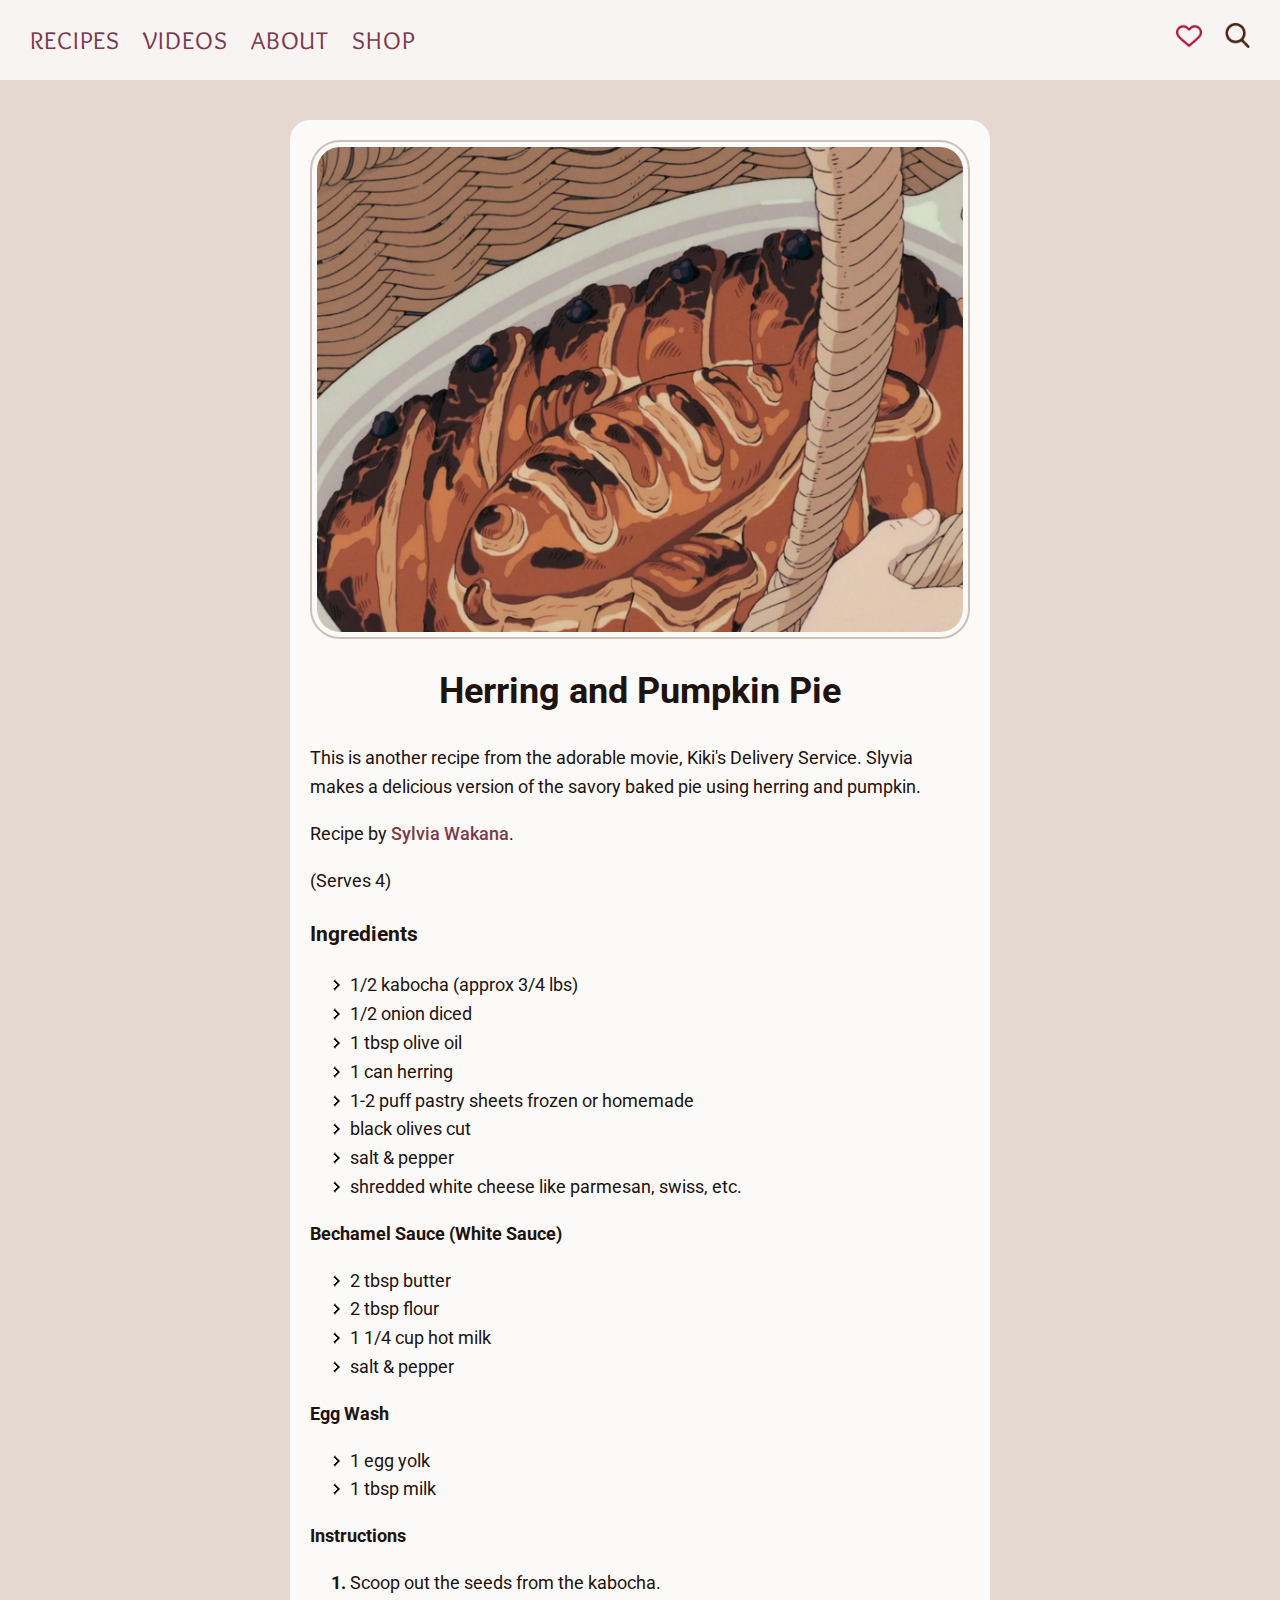
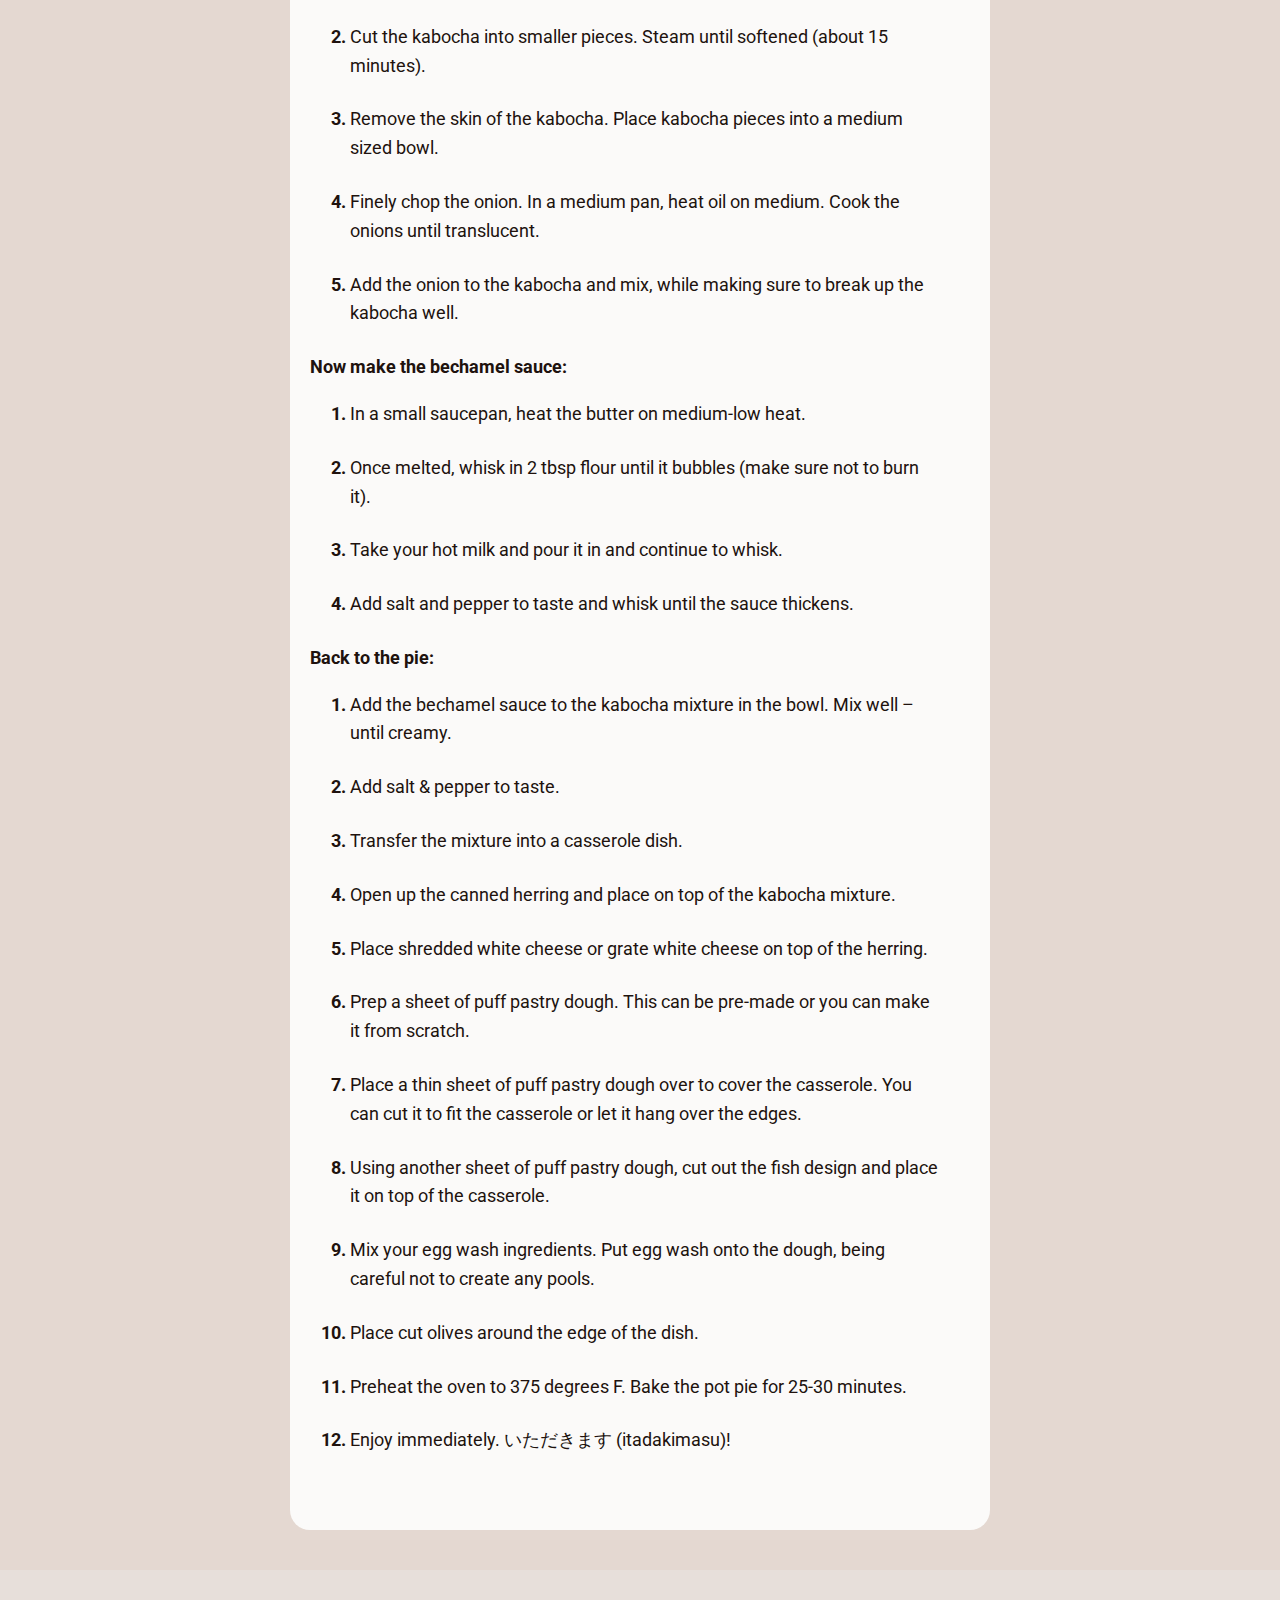
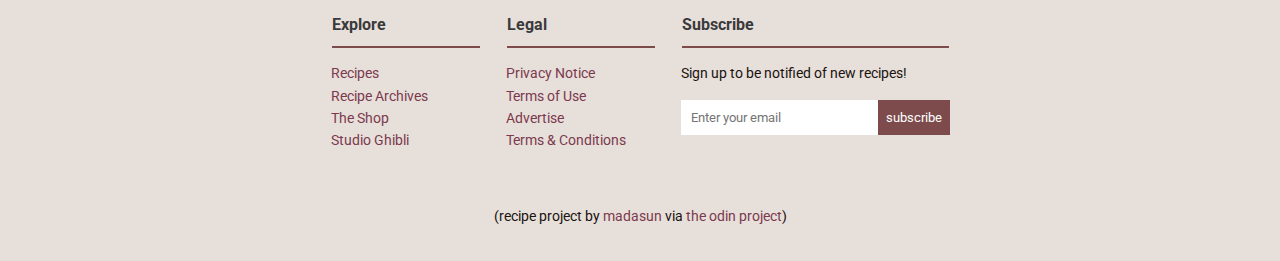
<file: src/recipes/kikipie.html>
<html>
    <head>
        <meta charset="utf-8">
        <meta http-equiv="X-UA-Compatible" content="IE=edge">
        <title>Herring and Pumpkin Pie</title>
        <meta name="description" content="">
        <meta name="viewport" content="width=device-width, initial-scale=1">
        <link rel="stylesheet" href="../recipes/styles.css">
        <link rel="preconnect" href="https://fonts.googleapis.com">
        <link rel="preconnect" href="https://fonts.gstatic.com" crossorigin>
        <link href="https://fonts.googleapis.com/css2?family=Amatic+SC:wght@400;700&family=Overlock:wght@400;700&family=Roboto:ital,wght@0,400;0,500;0,700;0,900;1,400;1,500;1,700;1,900&display=swap" rel="stylesheet"> <link href="https://fonts.googleapis.com/css2?family=Amatic+SC:wght@400;700&family=Roboto:ital,wght@0,400;0,500;0,700;0,900;1,400;1,500;1,700;1,900&display=swap" rel="stylesheet"> 
    </head>
    <body>
        <nav class="header">
            <ul class="nav-item">
                <li><a href="#" class="linkborder">Recipes</a></li>
                <li><a href="#" class="linkborder">Videos</a></li>
                <li><a href="#" class="linkborder">About</a></li>
                <li><a href="#" class="linkborder">Shop</a></li>
            </ul>
            <ul class="nav-item">
                <li><a href="#"><img src="../images/savedrecipes.png" width="26"></a></li>
                <li><a href="#"><img src="../images/searchlink.png" width="25"></a></li>
            </ul>
        </nav>
    
        <section class="container">
            <div class="recipe-content">
                <img src="../images/kikipie.png" id="recipe-image" alt="">
                <h1>Herring and Pumpkin Pie</h1>
                <p>This is another recipe from the adorable movie, Kiki's Delivery Service. Slyvia makes a delicious
                    version of the savory baked pie using herring and pumpkin.
                </p>
                <p>Recipe by <a href="https://sylviawakana.com/kiki-pie/">Sylvia Wakana</a>.</p>
                <p>(Serves 4)</p>
                <h3>Ingredients</h3>
                
                <ul>
                    <li>1/2 kabocha (approx 3/4 lbs)</li>
                    <li>1/2 onion diced</li>
                    <li>1 tbsp olive oil</li>
                    <li>1 can herring</li>
                    <li>1-2 puff pastry sheets frozen or homemade</li>
                    <li>black olives cut</li>
                    <li>salt & pepper</li>
                    <li>shredded white cheese like parmesan, swiss, etc.</li>
                </ul>

                <b>Bechamel Sauce (White Sauce)</b>
                <ul>
                    <li>2 tbsp butter</li>
                    <li>2 tbsp flour</li>
                    <li>1 1/4 cup hot milk</li>
                    <li>salt & pepper</li>
                </ul>

                <b>Egg Wash</b>
                <ul>
                    <li>1 egg yolk</li>
                    <li>1 tbsp milk</li>
                </ul>

                <b>Instructions</b>
                <ol>
                    <li><span>Scoop out the seeds from the kabocha.</span></li>
                    <li><span>Cut the kabocha into smaller pieces. Steam until softened (about 15 minutes).</span></li>
                    <li><span>Remove the skin of the kabocha. Place kabocha pieces into a medium sized bowl.</span></li>
                    <li><span>Finely chop the onion. In a medium pan, heat oil on medium. Cook the onions until translucent.</span></li>
                    <li><span>Add the onion to the kabocha and mix, while making sure to break up the kabocha well.</span></li>
                </ol>

                <b>Now make the bechamel sauce:</b>
                <ol>
                    <li><span>In a small saucepan, heat the butter on medium-low heat.</span></li>
                    <li><span>Once melted, whisk in 2 tbsp flour until it bubbles (make sure not to burn it).</span></li>
                    <li><span>Take your hot milk and pour it in and continue to whisk.</span></li>
                    <li><span>Add salt and pepper to taste and whisk until the sauce thickens.</span></li>
                </ol>

                
                <b>Back to the pie:</b>
                <ol>
                    <li><span>Add the bechamel sauce to the kabocha mixture in the bowl. Mix well – until creamy.</span></li>
                    <li><span>Add salt & pepper to taste.</span></li>
                    <li><span>Transfer the mixture into a casserole dish.</span></li>
                    <li><span>Open up the canned herring and place on top of the kabocha mixture.</span></li>
                    <li><span>Place shredded white cheese or grate white cheese on top of the herring.</span></li>
                    <li><span>Prep a sheet of puff pastry dough. This can be pre-made or you can make it from scratch.</span></li>
                    <li><span>Place a thin sheet of puff pastry dough over to cover the casserole. You can cut it to fit 
                        the casserole or let it hang over the edges.</span></li>
                    <li><span>Using another sheet of puff pastry dough, cut out the fish design and place it on top of the casserole.</span></li>
                    <li><span>Mix your egg wash ingredients. Put egg wash onto the dough, being careful not to create any pools.</span></li>
                    <li><span>Place cut olives around the edge of the dish.</span></li>
                    <li><span>Preheat the oven to 375 degrees F. Bake the pot pie for 25-30 minutes.</span></li>
                    <li><span>Enjoy immediately. いただきます (itadakimasu)!</span></li>
                </ol>
            </div>
        </section>

        <section class="footer-main">
            <div class="footer-nav">
                <h3 class="footer-title">Explore</h3>
                <ul>
                    <a href="#"><li>Recipes</li></a>
                    <a href="#"><li>Recipe Archives</li></a>
                    <a href="#"><li>The Shop</li></a>
                    <a href="https://ghiblicollection.com/"><li>Studio Ghibli</li></a>
                </ul>
            </div>
            <div class="footer-nav">
                <h3 class="footer-title">Legal</h3>
                    <ul>
                        <a href="#"><li>Privacy Notice</li></a>
                        <a href="#"><li>Terms of Use</li></a>
                        <a href="#"><li>Advertise</li></a>
                        <a href="#"><li>Terms & Conditions</li></a>
                    </ul>
            </div>
            <div class="footer-nav">
                <h3 class="footer-title">Subscribe</h3>
                <p>Sign up to be notified of new recipes!</p>
                <form>
                    <input type="email" name="email" placeholder="Enter your email">
                    <input type="submit" value="subscribe">
                </form>
            </div>
            <div class="footer-github">
                <p>(recipe project by <a href="https://github.com/madasun">madasun</a> via <a href="https://www.theodinproject.com/">the odin project</a>)</p>
            </div>
        </section>
    </body>
</html>
</file>
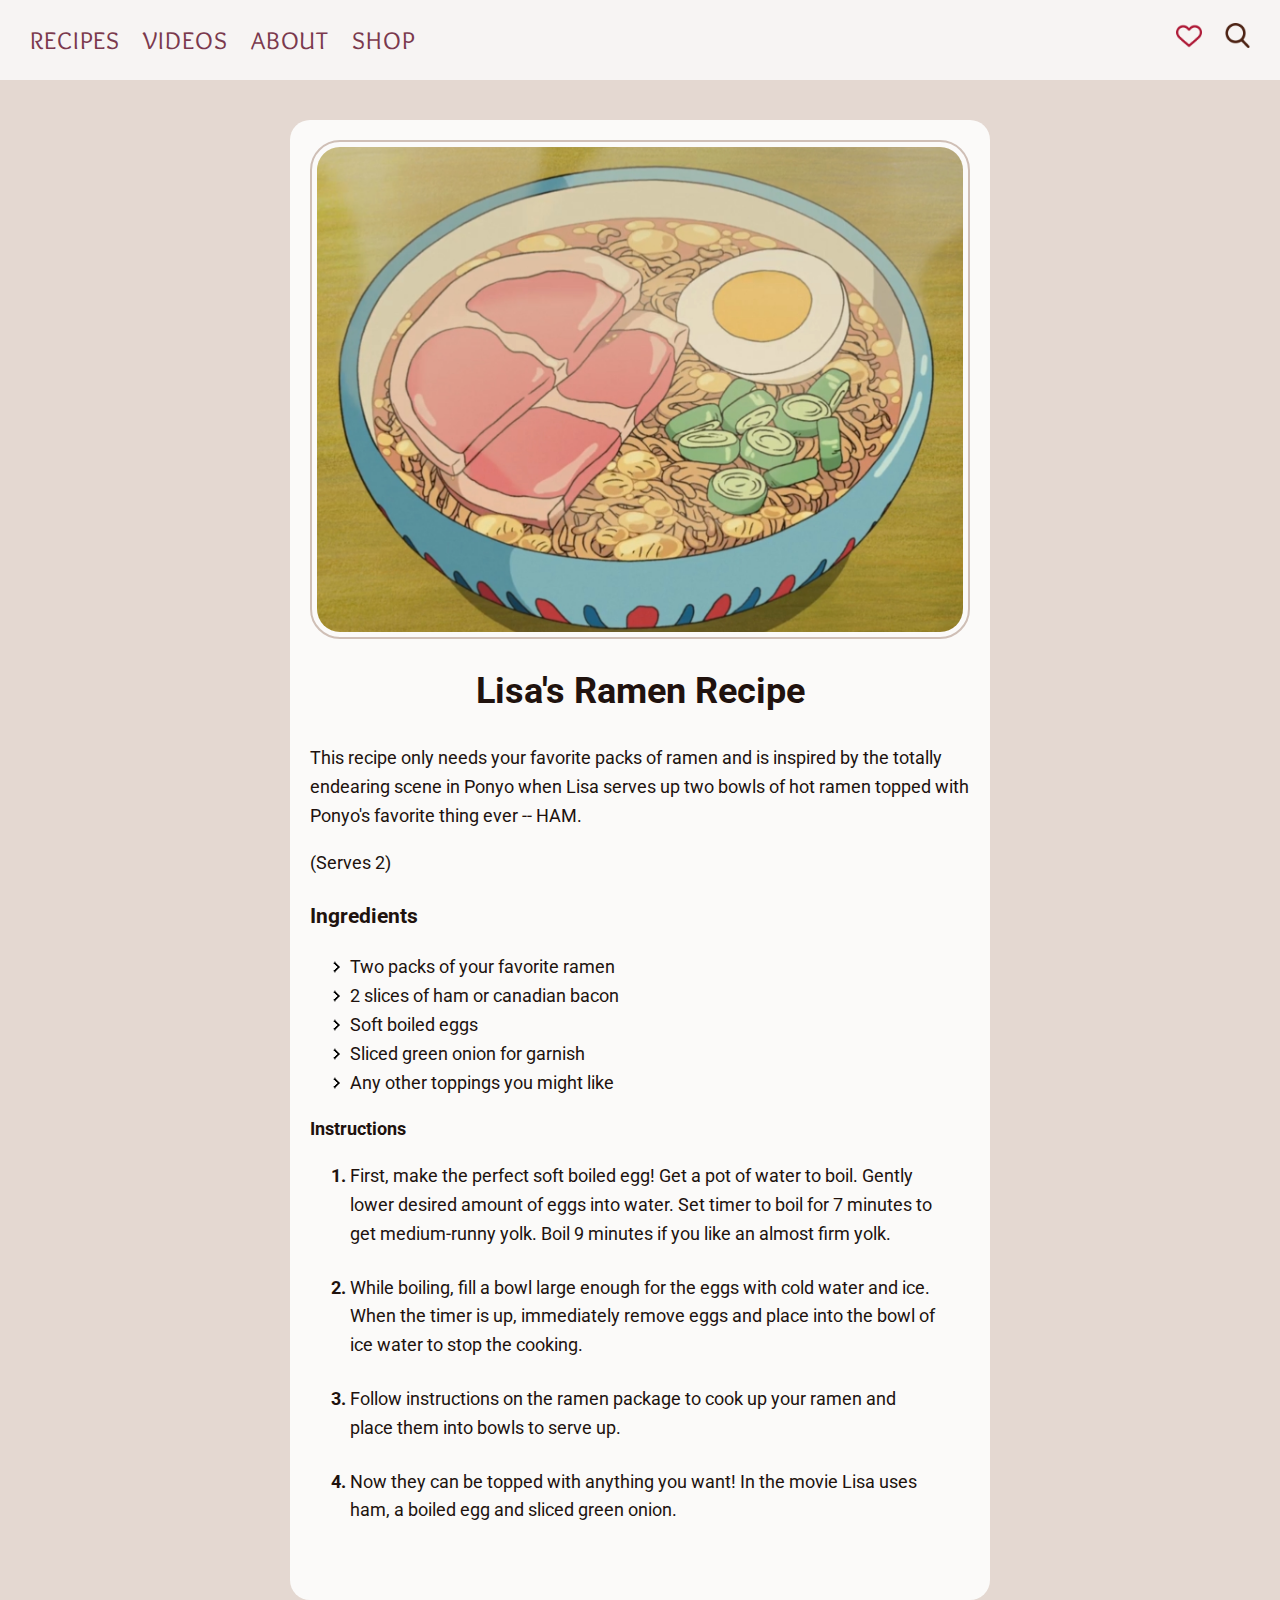
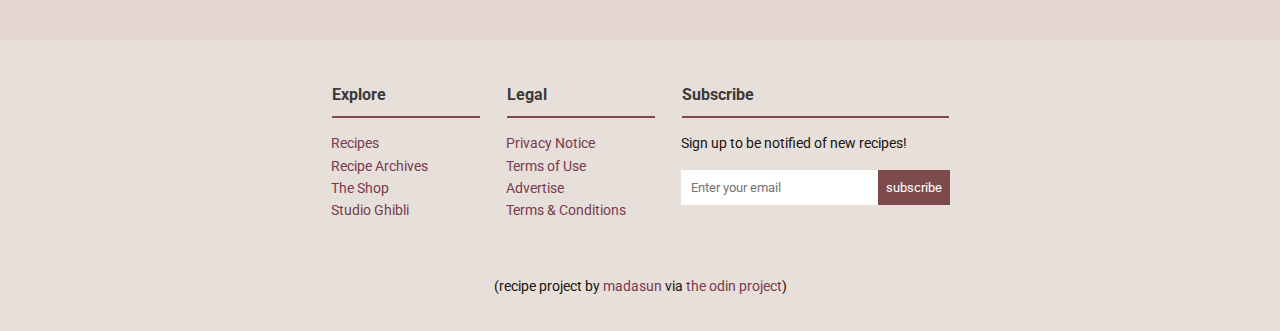
<file: src/recipes/ponyoramen.html>
<html>
    <head>
        <meta charset="utf-8">
        <meta http-equiv="X-UA-Compatible" content="IE=edge">
        <title>Lisa's Ramen</title>
        <meta name="description" content="">
        <meta name="viewport" content="width=device-width, initial-scale=1">
        <link rel="stylesheet" href="../recipes/styles.css">
        <link rel="preconnect" href="https://fonts.googleapis.com">
        <link rel="preconnect" href="https://fonts.gstatic.com" crossorigin>
        <link href="https://fonts.googleapis.com/css2?family=Amatic+SC:wght@400;700&family=Overlock:wght@400;700&family=Roboto:ital,wght@0,400;0,500;0,700;0,900;1,400;1,500;1,700;1,900&display=swap" rel="stylesheet"> <link href="https://fonts.googleapis.com/css2?family=Amatic+SC:wght@400;700&family=Roboto:ital,wght@0,400;0,500;0,700;0,900;1,400;1,500;1,700;1,900&display=swap" rel="stylesheet"> 
    </head>
    <body>
        <nav class="header">
            <ul class="nav-item">
                <li><a href="#" class="linkborder">Recipes</a></li>
                <li><a href="#" class="linkborder">Videos</a></li>
                <li><a href="#" class="linkborder">About</a></li>
                <li><a href="#" class="linkborder">Shop</a></li>
            </ul>
            <ul class="nav-item">
                <li><a href="#"><img src="../images/savedrecipes.png" width="26"></a></li>
                <li><a href="#"><img src="../images/searchlink.png" width="25"></a></li>
            </ul>
        </nav>

        <section class="container">
            <div class="recipe-content">
                <img src="../images/ponyoramen.png" id="recipe-image" alt=""></p>
                <h1>Lisa's Ramen Recipe</h1>
                <p>This recipe only needs your favorite packs of ramen and is inspired by the totally
                    endearing scene in Ponyo when Lisa serves up two bowls of hot ramen topped with Ponyo's favorite
                    thing ever -- HAM.</p>
                <p>(Serves 2)</p>

                <h3>Ingredients</h3>
                <ul>
                    <li>Two packs of your favorite ramen</li>
                    <li>2 slices of ham or canadian bacon</li>
                    <li>Soft boiled eggs</li>
                    <li>Sliced green onion for garnish</li>
                    <li>Any other toppings you might like</li>
                </ul>
                
                <b>Instructions</b>
                <ol>
                    <li><span>First, make the perfect soft boiled egg! Get a pot of water to boil. Gently lower desired amount of eggs
                        into water. Set timer to boil for 7 minutes to get medium-runny yolk. Boil 9 minutes if you like an almost firm yolk.</span></li>
                    <li><span>While boiling, fill a bowl large enough for the eggs with cold water and ice. When the timer is up, immediately remove
                        eggs and place into the bowl of ice water to stop the cooking.</span></li>
                    <li><span>Follow instructions on the ramen package to cook up your ramen and place them into bowls to serve up.</span></li>
                    <li><span>Now they can be topped with anything you want! In the movie Lisa uses ham, a boiled egg and sliced green onion.</span></li>
                </ol>
            </div>
        </section>

        <section class="footer-main">
            <div class="footer-nav">
                <h3 class="footer-title">Explore</h3>
                <ul>
                    <a href="#"><li>Recipes</li></a>
                    <a href="#"><li>Recipe Archives</li></a>
                    <a href="#"><li>The Shop</li></a>
                    <a href="https://ghiblicollection.com/"><li>Studio Ghibli</li></a>
                </ul>
            </div>
            <div class="footer-nav">
                <h3 class="footer-title">Legal</h3>
                    <ul>
                        <a href="#"><li>Privacy Notice</li></a>
                        <a href="#"><li>Terms of Use</li></a>
                        <a href="#"><li>Advertise</li></a>
                        <a href="#"><li>Terms & Conditions</li></a>
                    </ul>
            </div>
            <div class="footer-nav">
                <h3 class="footer-title">Subscribe</h3>
                <p>Sign up to be notified of new recipes!</p>
                <form>
                    <input type="email" name="email" placeholder="Enter your email">
                    <input type="submit" value="subscribe">
                </form>
            </div>
            <div class="footer-github">
                <p>(recipe project by <a href="https://github.com/madasun">madasun</a> via <a href="https://www.theodinproject.com/">the odin project</a>)</p>
            </div>
        </section>
    </body>
</html>
</file>
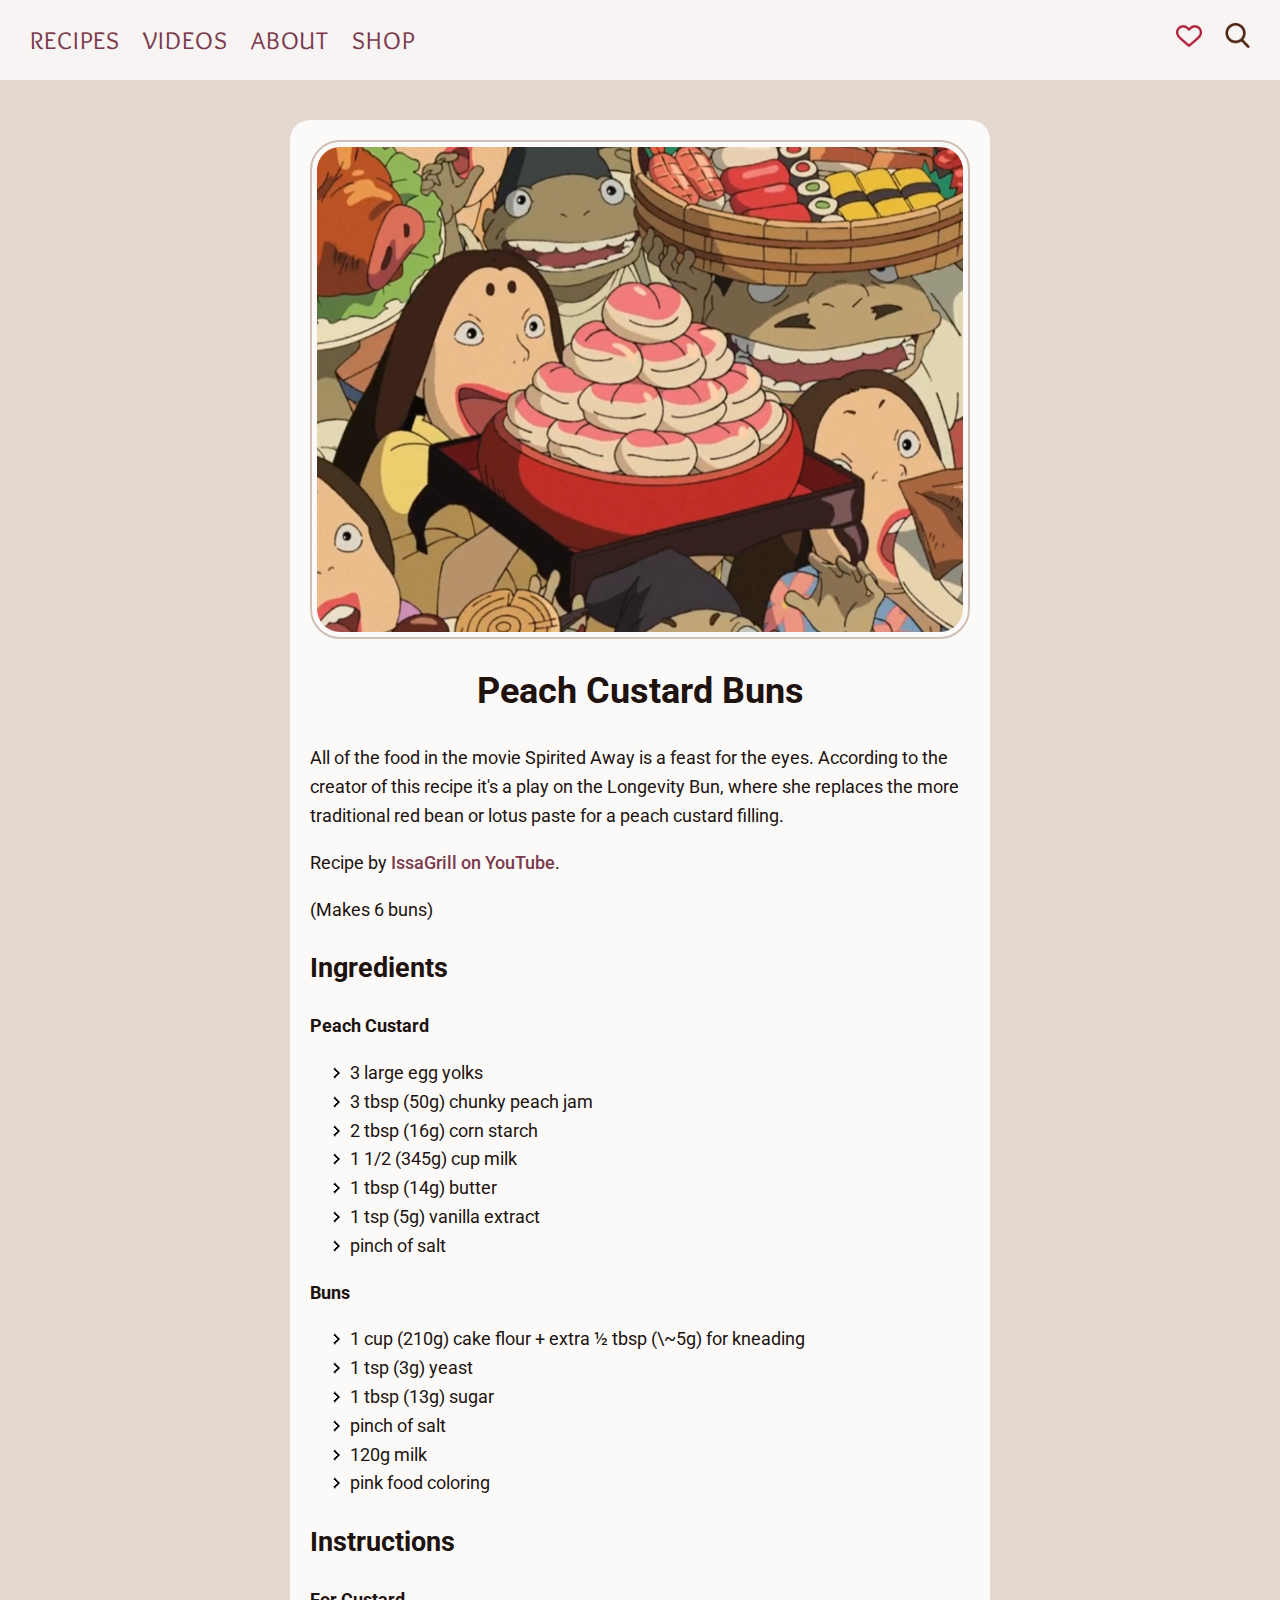
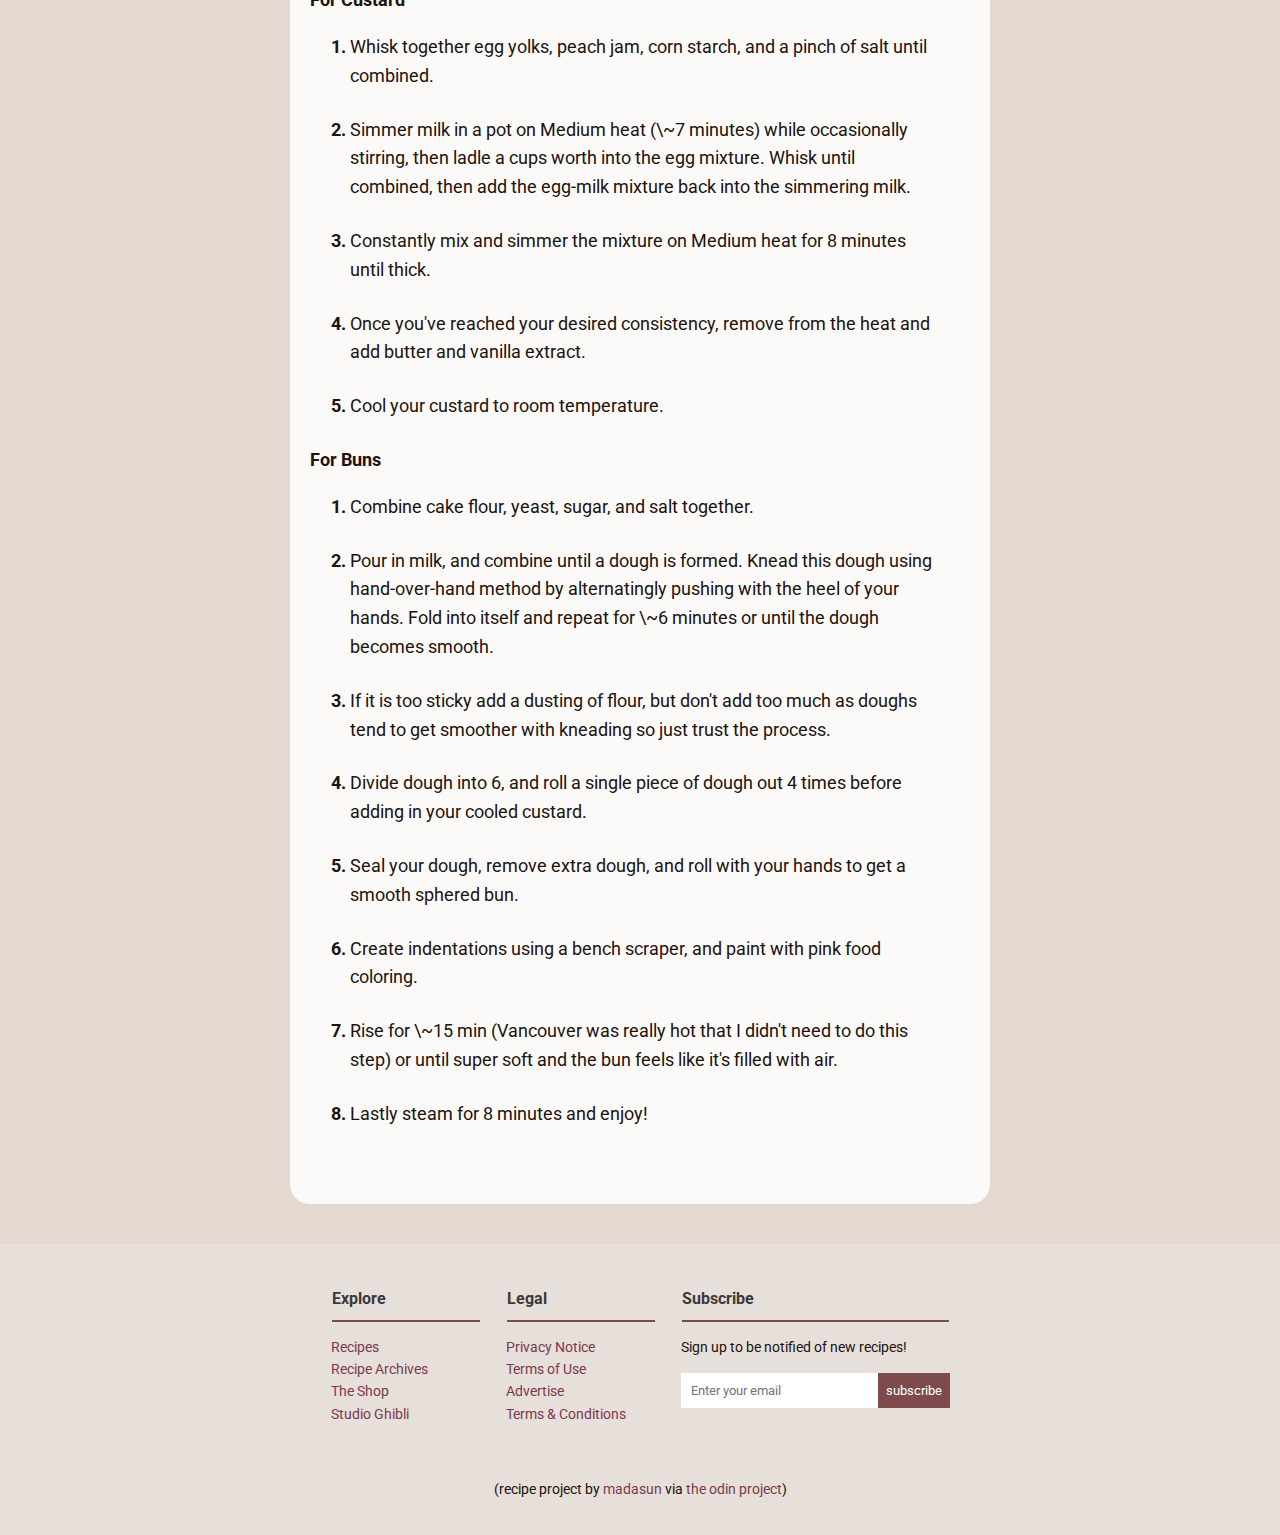
<file: src/recipes/spiritedpeach.html>
<html>
    <head>
        <meta charset="utf-8">
        <meta http-equiv="X-UA-Compatible" content="IE=edge">
        <title>Peach Custard Buns</title>
        <meta name="description" content="">
        <meta name="viewport" content="width=device-width, initial-scale=1">
        <link rel="stylesheet" href="../recipes/styles.css">
        <link rel="preconnect" href="https://fonts.googleapis.com">
        <link rel="preconnect" href="https://fonts.gstatic.com" crossorigin>
        <link href="https://fonts.googleapis.com/css2?family=Amatic+SC:wght@400;700&family=Overlock:wght@400;700&family=Roboto:ital,wght@0,400;0,500;0,700;0,900;1,400;1,500;1,700;1,900&display=swap" rel="stylesheet"> <link href="https://fonts.googleapis.com/css2?family=Amatic+SC:wght@400;700&family=Roboto:ital,wght@0,400;0,500;0,700;0,900;1,400;1,500;1,700;1,900&display=swap" rel="stylesheet"> 
    </head>
    <body>
        <nav class="header">
            <ul class="nav-item">
                <li><a href="#" class="linkborder">Recipes</a></li>
                <li><a href="#" class="linkborder">Videos</a></li>
                <li><a href="#" class="linkborder">About</a></li>
                <li><a href="#" class="linkborder">Shop</a></li>
            </ul>
            <ul class="nav-item">
                <li><a href="#"><img src="../images/savedrecipes.png" width="26"></a></li>
                <li><a href="#"><img src="../images/searchlink.png" width="25"></a></li>
            </ul>
        </nav>

        <section class="container">
            <div class="recipe-content">
                <img src="../images/spiritedpeach.png" id="recipe-image" alt=""></p>
                <h1>Peach Custard Buns</h1>
                <p>All of the food in the movie Spirited Away is a feast for the eyes. According to the creator of this 
                    recipe it's a play on the Longevity Bun, where she replaces the more traditional red bean or lotus 
                    paste for a peach custard filling.</p>
                Recipe by <a href="https://www.youtube.com/watch?v=QQZqoVzSi8w">IssaGrill on YouTube</a>.
                <p>(Makes 6 buns)</p>
                <h2>Ingredients</h2>

                <b>Peach Custard</b>
                <ul>
                    <li>3 large egg yolks</li>
                    <li>3 tbsp (50g) chunky peach jam</li>
                    <li>2 tbsp (16g) corn starch</li>
                    <li>1 1/2 (345g) cup milk</li>
                    <li>1 tbsp (14g) butter</li>
                    <li>1 tsp (5g) vanilla extract</li>
                    <li>pinch of salt</li>
                </ul>

                <b>Buns</b>
                <ul>
                    <li>1 cup (210g) cake flour + extra ½ tbsp (\~5g) for kneading</li>
                    <li>1 tsp (3g) yeast</li>
                    <li>1 tbsp (13g) sugar</li>
                    <li>pinch of salt</li>
                    <li>120g milk</li>
                    <li>pink food coloring</li>
                </ul>
            
                <h2>Instructions</h2>

                <b>For Custard</b>
                <ol>
                    <li><span>Whisk together egg yolks, peach jam, corn starch, and a pinch of salt until combined.</span></li>
                    <li><span>Simmer milk in a pot on Medium heat (\~7 minutes) while occasionally stirring, then ladle a cups worth into the 
                        egg mixture. Whisk until combined, then add the egg-milk mixture back into the simmering milk.</span></li>
                    <li><span>Constantly mix and simmer the mixture on Medium heat for 8 minutes until thick.</span></li>
                    <li><span>Once you've reached your desired consistency, remove from the heat and add butter and vanilla extract.</span></li>
                    <li><span>Cool your custard to room temperature.</span></li>
                </ol>

                <b>For Buns</b>
                <ol>
                    <li><span>Combine cake flour, yeast, sugar, and salt together.</span></li>
                    <li><span>Pour in milk, and combine until a dough is formed. Knead this dough using hand-over-hand method by alternatingly pushing 
                        with the heel of your hands. Fold into itself and repeat for \~6 minutes or until the dough becomes smooth.</span></li>
                    <li><span>If it is too sticky add a dusting of flour, but don't add too much as doughs tend to get smoother 
                        with kneading so just trust the process.</span></li>
                    <li><span>Divide dough into 6, and roll a single piece of dough out 4 times before adding in your cooled custard.</span></li>
                    <li><span>Seal your dough, remove extra dough, and roll with your hands to get a smooth sphered bun.</span></li>
                    <li><span>Create indentations using a bench scraper, and paint with pink food coloring.</span></li>
                    <li><span>Rise for \~15 min (Vancouver was really hot that I didn't need to do this step) or until super 
                        soft and the bun feels like it's filled with air.</span></li>
                    <li><span>Lastly steam for 8 minutes and enjoy!</span></li>
                </ol>
            </div>
        </section>

        <section class="footer-main">
            <div class="footer-nav">
                <h3 class="footer-title">Explore</h3>
                <ul>
                    <a href="#"><li>Recipes</li></a>
                    <a href="#"><li>Recipe Archives</li></a>
                    <a href="#"><li>The Shop</li></a>
                    <a href="https://ghiblicollection.com/"><li>Studio Ghibli</li></a>
                </ul>
            </div>
            <div class="footer-nav">
                <h3 class="footer-title">Legal</h3>
                    <ul>
                        <a href="#"><li>Privacy Notice</li></a>
                        <a href="#"><li>Terms of Use</li></a>
                        <a href="#"><li>Advertise</li></a>
                        <a href="#"><li>Terms & Conditions</li></a>
                    </ul>
            </div>
            <div class="footer-nav">
                <h3 class="footer-title">Subscribe</h3>
                <p>Sign up to be notified of new recipes!</p>
                <form>
                    <input type="email" name="email" placeholder="Enter your email">
                    <input type="submit" value="subscribe">
                </form>
            </div>
            <div class="footer-github">
                <p>(recipe project by <a href="https://github.com/madasun">madasun</a> via <a href="https://www.theodinproject.com/">the odin project</a>)</p>
            </div>
        </section>
    </body>
</html>
</file>
<file: src/styles.css>
* {
    box-sizing: border-box;
}

body {
    color: #20120e;
    background-color: #e4d8d1;
    font-family: 'Roboto', sans-serif;
    font-size: 18px;
    line-height: 1.6;
    height: 100vh;
    margin: 0;
    display: flex;
    flex-direction: column;
}

.container {
    flex: 1;
}

.header {
    display: flex;
    justify-content: space-between;
    padding: 20px 30px;
    background: #F7F4F3;
    text-transform: uppercase;
    letter-spacing: .05em;
}

nav ul {
    display: flex;
    list-style: none;
    margin: 0;
    padding: 0;
    gap: 23px;
}

.hamburger {
    border: 0;
    padding-top: 2px;
    background-color: transparent;
    display: flex;
    align-items: flex-start;
}

.hamburger:focus {
    outline: none;
}

.nav-bar {
    display: none;
}

.nav-bar.show {
    display: block;
}

@media only screen and (min-width: 500px) {
    .hamburger {
        display: none;
    }   
   
    .nav-bar {
       display: flex;
    }
}

.hamburger {
    width: 30px;
    margin-top: 0px;
}

.footer-main {
    font-family: 'Roboto', sans-serif;
    font-size: 14px;
    padding: 40px 10px 20px 10px;
    display: flex;
    flex-wrap: wrap;
    background-color: #f5ebe5;
    gap: 25px;
}

.footer-main a {
    font-size: 14px;
}

.footer-nav {
    min-width: 150px;
}

.footer-title {
    font-family: 'Roboto', sans-serif;
    font-size: 16px;
    color: #3a3a3a;
    line-height: 28px;
    border-bottom: 2px solid #7D4B4B;
    padding-bottom: 7px;
    margin: 1px;
}

.footer-github {
    width: 100%;
    display: flex;
    flex-wrap: wrap;
    justify-content: center;
}

form {
    display: flex;
    flex-wrap: wrap;
}

input[type="email"] {
    font-family: 'Roboto', sans-serif;
    border: 0;
    padding: 10px;
    margin-top: 1px;
}

input[type="submit"] {
    font-family: 'Roboto', sans-serif;
    background-color: #7D4B4B;
    color: #fff;
    border: 0;
    padding: 10px 8px;
    margin-top: 1px;
    cursor: pointer;
}

.img-header {
    display: flex;
    justify-content: center;
    padding: 10px;
    border-radius: 3px;
    padding-bottom: 35px;
    padding-top: 35px;
}

#img-header {
    width: 500px;
}

.recipesdesc {
    text-align: center;
    width: 820px;
    margin: auto;
    padding-top: 30px;
}

a {
    color: #7D4B4B;
    text-decoration: none;
    font-family: 'Overlock', Helvetica, sans-serif;
    font-size: 25px;
    font-weight: 500;
}

a figure {
    font-size: 20px;
    font-weight: 700;
}

.footer-main a {
    font-family: 'Roboto', sans-serif;
    font-weight: 400;
}

.linkborder:hover {
    padding-bottom: 5px;
    border-bottom-style: solid;
    border-bottom-width: 3px;
    border-bottom-color: #e4d8d1;
    width: fit-content;
}

ul {
    list-style: none;
    padding-left: 0;
}

.featured {
    font-size: 20px;
    text-align: center;
    padding-top: 20px;
}

/* polaroids */

.recipe-gallery {
    display: flex;
    width: 900px;
    margin: auto;
    justify-content: space-between;
    flex-wrap: wrap;
    padding-bottom: 100px;
}

figure {
    width: 265px;
    background-color: #fbfaf9;
    margin: 20px 0;
    outline: 1px solid hsla(0, 0%, 50%, .1);
    box-shadow: 5px 8px 10px -9px #9c837b;
    padding: 12px;
    flex-shrink: 0;
    border-radius: 3px;
}

figure figcaption {
    text-align: center;
    padding: 8px 4px;
}

figure img{
    width: 100%;
    height: 100%;
    outline: 1px solid hsla(0, 0%, 0%, .1);
    outline-offset: -2px;
}

figure img:hover{
    filter: none;
}

figure:hover {
    transform: scale(1.05);
}

.polaroid-link:hover {
    text-decoration: none;
}

@media screen and (max-width: 1240px) {
    .recipe-gallery {
        display: flex;
        width: 600px;
        margin: auto;
        justify-content: space-between;
        flex-wrap: wrap;
        padding-bottom: 50px;
    }
    
    .recipesdesc {
        width: 100%;
        width: 600px;
        padding: 20px;
        margin: auto;
    }
}

@media screen and (max-width: 600px) {
    .header {
        padding: 10px 10px;
      }

    .recipe-gallery {
        display: flex;
        width: 255px;
        margin: auto;
        justify-content: space-between;
        flex-wrap: wrap;
        padding-bottom: 50px;
    }
    
    .recipesdesc {
        width: 100%;
        padding: 20px;
        margin: auto;
    }

    #img-header {
        width: 100%;
    }
}

@media only screen and (min-width: 1240px) {
    .footer-main {
        justify-content: center;
    }
}
</file>
<file: src/recipes/styles.css>
* {
    box-sizing: border-box
}

body {
    color: #20120e;
    background-color: #e4d8d1;
    font-family: 'Roboto', sans-serif;
    font-size: 18px;
    line-height: 1.6;
    height: 100vh;
    margin: 0;
    display: flex;
    flex-direction: column;
}

.container {
    flex: 1;
}

.header {
    display: flex;
    justify-content: space-between;
    padding: 20px 30px;
    background: #F7F4F3;
    text-transform: uppercase;
    letter-spacing: .05em;
}

.footer-main {
    font-family: 'Roboto', sans-serif;
    font-size: 14px;
    padding: 40px 10px 20px 10px;
    display: flex;
    flex-wrap: wrap;
    background-color: #E7DFDA;
    gap: 25px;
}

.footer-main a {
    font-size: 14px;
}

.footer-main ul {
    list-style: none;
    padding-left: 0;
}

.footer-nav {
    min-width: 150px;
}

.footer-title {
    font-family: 'Roboto', sans-serif;
    font-size: 16px;
    color: #3a3a3a;
    line-height: 28px;
    border-bottom: 2px solid #7D4B4B;
    padding-bottom: 7px;
    margin: 1px;
}

.footer-github {
    width: 100%;
    display: flex;
    flex-wrap: wrap;
    justify-content: center;
}

form {
    display: flex;
    flex-wrap: wrap;
}

input[type="email"] {
    font-family: 'Roboto', sans-serif;
    border: 0;
    padding: 10px;
    margin-top: 1px;
}

input[type="submit"] {
    font-family: 'Roboto', sans-serif;
    background-color: #7D4B4B;
    color: #fff;
    border: 0;
    padding: 10px 8px;
    margin-top: 1px;
    cursor: pointer;
}

.recipe-content {
    max-width: 700px;
    margin: auto;
    background-color: #fbfaf9;
    padding: 20px 20px 50px 20px;
    border-radius: 20px;
    margin-top: 40px;
    margin-bottom: 40px;
}

.recipe-content a {
    font-family: 'Roboto', sans-serif;
    font-size: 18px;
}

#recipe-image {
    width: 100%;
    border: 2px solid #cfbfb6;
    border-radius: 30px;
    padding: 5px;
}

h1 {
    text-align: center;
    font-family: 'Roboto', Helvetica, sans-serif;
}

a {
    color: #7b394d;
    text-decoration: none;
    font-family: 'Overlock', Helvetica, sans-serif;
    font-size: 25px;
    font-weight: 500;
}

.footer-main a {
    font-family: 'Roboto', sans-serif;
    font-weight: 400;
}

.linkborder:hover {
    padding-bottom: 4px;
    border-bottom-style: solid;
    border-bottom-width: 3px;
    border-bottom-color: #e4d8d1;
    width: fit-content;
}

ul {
    list-style-image: url('/src/images/bullet-swirl.png');
}

.footer ul, .header ul {
    display: flex;
    list-style: none;
    margin: 0;
    padding: 0;
    gap: 23px;
    align-items: center;
}

ol {
    font-weight: bold;
}

ol li {
    margin: 0px 30px 25px 0px;
}

ol li span {
    font-weight: normal;
}

.container-iframe {
    position: relative;
    overflow: hidden;
    width: 100%;
    padding-top: 56.25%;
}

.responsive-iframe {
    position: absolute;
    top: 0;
    left: 0;
    bottom: 0;
    right: 0;
    width: 100%;
    height: 100%;
}

@media screen and (max-width: 600px) {
    .header {
        padding: 10px 10px;
      }

    .recipe-gallery {
        display: flex;
        width: 255px;
        margin: auto;
        justify-content: space-between;
        flex-wrap: wrap;
        padding-bottom: 50px;
    }
    
    .recipesdesc {
        width: 100%;
        padding: 20px;
        margin: auto;
    }

    #img-header {
        width: 100%;
    }
}

@media only screen and (min-width: 1240px) {
    .footer-main {
        justify-content: center;
    }
}
</file>
